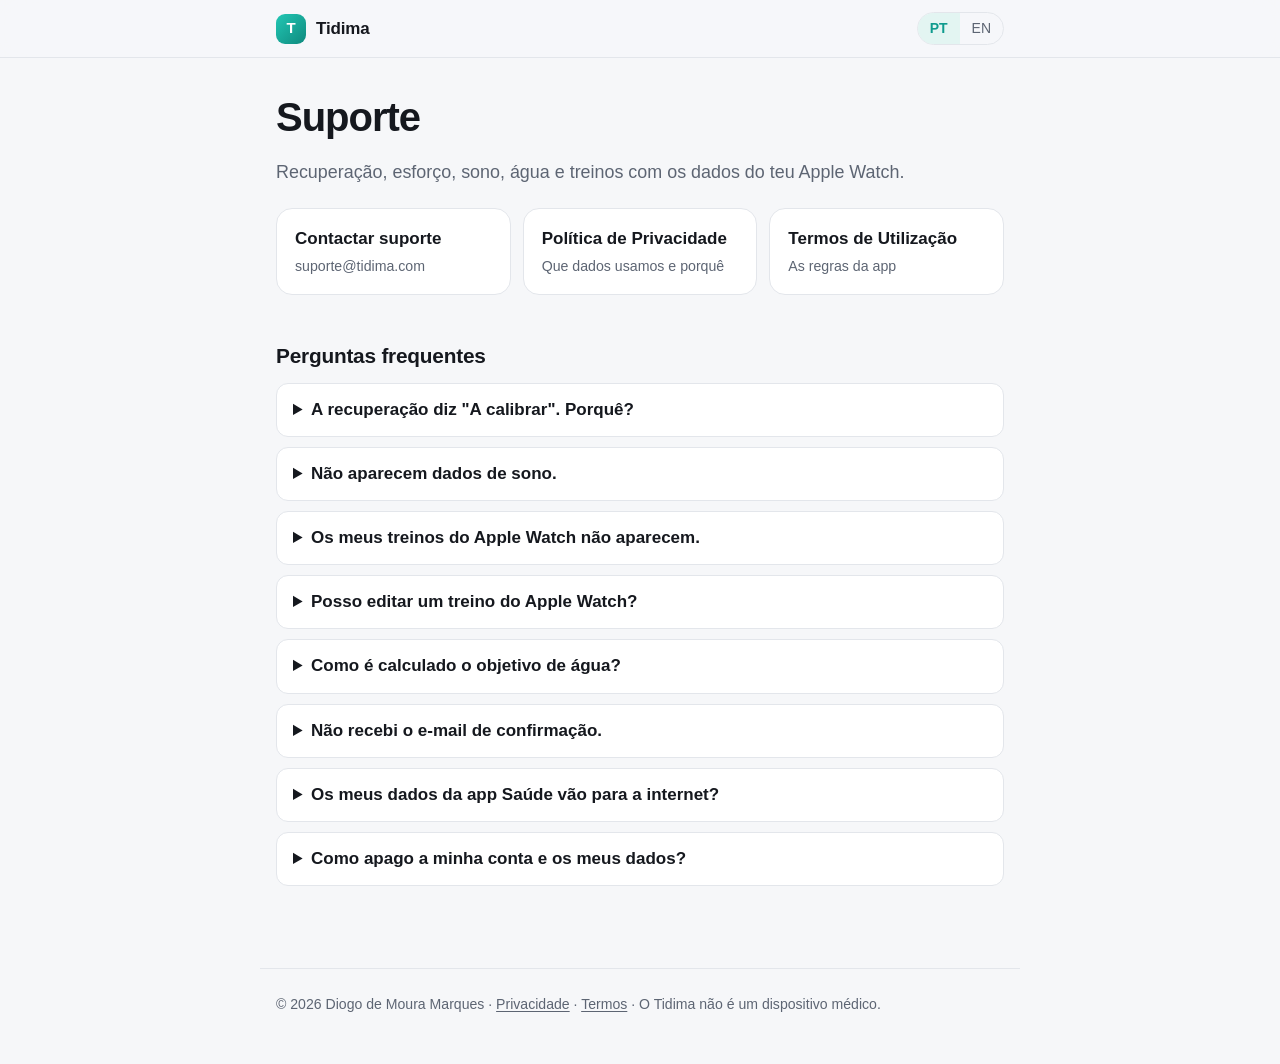
<file: index.html>
<!doctype html>
<html lang="pt-PT">
<head>
<meta charset="utf-8">
<meta name="viewport" content="width=device-width, initial-scale=1">
<title>Tidima · Suporte</title>
<meta name="description" content="Ajuda, perguntas frequentes e documentos legais do Tidima.">
<link rel="alternate" hreflang="en" href="en/index.html">
<link rel="stylesheet" href="style.css">
</head>
<body>
<header class="topbar">
  <div class="topbar-inner">
    <a class="brand" href="index.html"><span class="brand-mark">T</span>Tidima</a>
    <nav class="lang" aria-label="Idioma">
      <span aria-current="true">PT</span>
      <a href="en/index.html" hreflang="en">EN</a>
    </nav>
  </div>
</header>

<main>
<h1>Suporte</h1>
<p class="lead">Recuperação, esforço, sono, água e treinos com os dados do teu Apple Watch.</p>

<div class="links">
  <a href="mailto:suporte@tidima.com">Contactar suporte<small>suporte@tidima.com</small></a>
  <a href="privacidade.html">Política de Privacidade<small>Que dados usamos e porquê</small></a>
  <a href="termos.html">Termos de Utilização<small>As regras da app</small></a>
</div>

<h2>Perguntas frequentes</h2>

<details>
  <summary>A recuperação diz "A calibrar". Porquê?</summary>
  <p>O Tidima compara cada noite com a tua média pessoal. São precisas pelo menos 4 noites a dormir com o Apple Watch.</p>
</details>

<details>
  <summary>Não aparecem dados de sono.</summary>
  <p>Ativa o rastreio de sono no Apple Watch (app Saúde → Sono) e dorme com o relógio.</p>
</details>

<details>
  <summary>Os meus treinos do Apple Watch não aparecem.</summary>
  <p>Confirma que o Tidima pode ler treinos: app Saúde → o teu perfil → Apps → Tidima. Depois abre a lista de treinos e puxa para baixo para atualizar.</p>
</details>

<details>
  <summary>Posso editar um treino do Apple Watch?</summary>
  <p>Sim. Toca no treino e edita-o como qualquer outro. O registo original na app Saúde nunca é alterado, e as tuas alterações ficam só no iPhone.</p>
</details>

<details>
  <summary>Como é calculado o objetivo de água?</summary>
  <p>Por defeito são 35 ml por kg de peso. Podes definir outro valor em Perfil → ⚙️ Definições → Água.</p>
</details>

<details>
  <summary>Não recebi o e-mail de confirmação.</summary>
  <p>Vê a pasta de spam. Abre o link no iPhone onde tens o Tidima instalado.</p>
</details>

<details>
  <summary>Os meus dados da app Saúde vão para a internet?</summary>
  <p>Não. Frequência cardíaca, sono, HRV e as métricas dos treinos do Apple Watch ficam sempre no teu iPhone. A conta guarda só o perfil, os treinos que crias na app e a água que registas.</p>
</details>

<details>
  <summary>Como apago a minha conta e os meus dados?</summary>
  <p>Na app: Perfil → ⚙️ Definições → Apagar conta. Apaga o perfil, a foto, os treinos, a água e os questionários guardados na conta. Para apagar também os dados do iPhone, desinstala o Tidima.</p>
</details>
</main>

<footer>
  © 2026 Diogo de Moura Marques · <a href="privacidade.html">Privacidade</a> · <a href="termos.html">Termos</a> · O Tidima não é um dispositivo médico.
</footer>
</body>
</html>
</file>
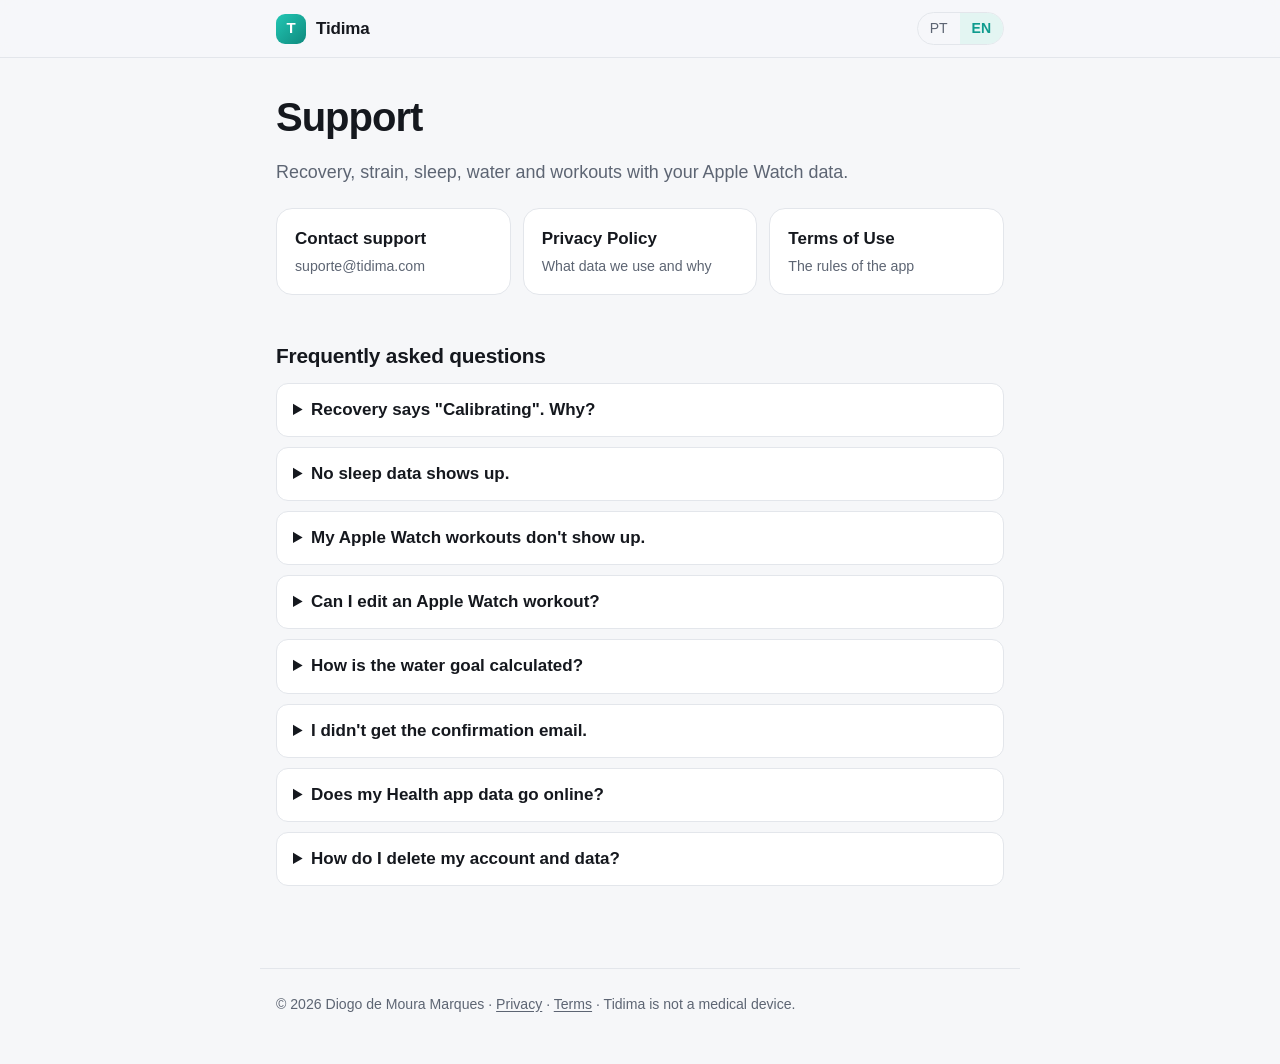
<file: en/index.html>
<!doctype html>
<html lang="en">
<head>
<meta charset="utf-8">
<meta name="viewport" content="width=device-width, initial-scale=1">
<title>Tidima · Support</title>
<meta name="description" content="Help, frequently asked questions and legal documents for Tidima.">
<link rel="alternate" hreflang="pt-PT" href="../index.html">
<link rel="stylesheet" href="../style.css">
</head>
<body>
<header class="topbar">
  <div class="topbar-inner">
    <a class="brand" href="index.html"><span class="brand-mark">T</span>Tidima</a>
    <nav class="lang" aria-label="Language">
      <a href="../index.html" hreflang="pt-PT">PT</a>
      <span aria-current="true">EN</span>
    </nav>
  </div>
</header>

<main>
<h1>Support</h1>
<p class="lead">Recovery, strain, sleep, water and workouts with your Apple Watch data.</p>

<div class="links">
  <a href="mailto:suporte@tidima.com">Contact support<small>suporte@tidima.com</small></a>
  <a href="privacy.html">Privacy Policy<small>What data we use and why</small></a>
  <a href="terms.html">Terms of Use<small>The rules of the app</small></a>
</div>

<h2>Frequently asked questions</h2>

<details>
  <summary>Recovery says "Calibrating". Why?</summary>
  <p>Tidima compares each night with your personal average. It needs at least 4 nights of sleep with your Apple Watch.</p>
</details>

<details>
  <summary>No sleep data shows up.</summary>
  <p>Turn on sleep tracking on your Apple Watch (Health app → Sleep) and sleep with the watch on.</p>
</details>

<details>
  <summary>My Apple Watch workouts don't show up.</summary>
  <p>Check that Tidima can read workouts: Health app → your profile → Apps → Tidima. Then open the workout list and pull down to refresh.</p>
</details>

<details>
  <summary>Can I edit an Apple Watch workout?</summary>
  <p>Yes. Tap the workout and edit it like any other. The original record in the Health app is never changed, and your edits stay on your iPhone.</p>
</details>

<details>
  <summary>How is the water goal calculated?</summary>
  <p>By default it's 35 ml per kg of body weight. You can set a different amount in Profile → ⚙️ Settings → Water.</p>
</details>

<details>
  <summary>I didn't get the confirmation email.</summary>
  <p>Check your spam folder. Open the link on the iPhone where Tidima is installed.</p>
</details>

<details>
  <summary>Does my Health app data go online?</summary>
  <p>No. Heart rate, sleep, HRV and Apple Watch workout metrics always stay on your iPhone. Your account only stores your profile, the workouts you create in the app and the water you log.</p>
</details>

<details>
  <summary>How do I delete my account and data?</summary>
  <p>In the app: Profile → ⚙️ Settings → Delete account. This deletes your profile, photo, workouts, water and check-ins stored in your account. To also remove the data on your iPhone, uninstall Tidima.</p>
</details>
</main>

<footer>
  © 2026 Diogo de Moura Marques · <a href="privacy.html">Privacy</a> · <a href="terms.html">Terms</a> · Tidima is not a medical device.
</footer>
</body>
</html>
</file>
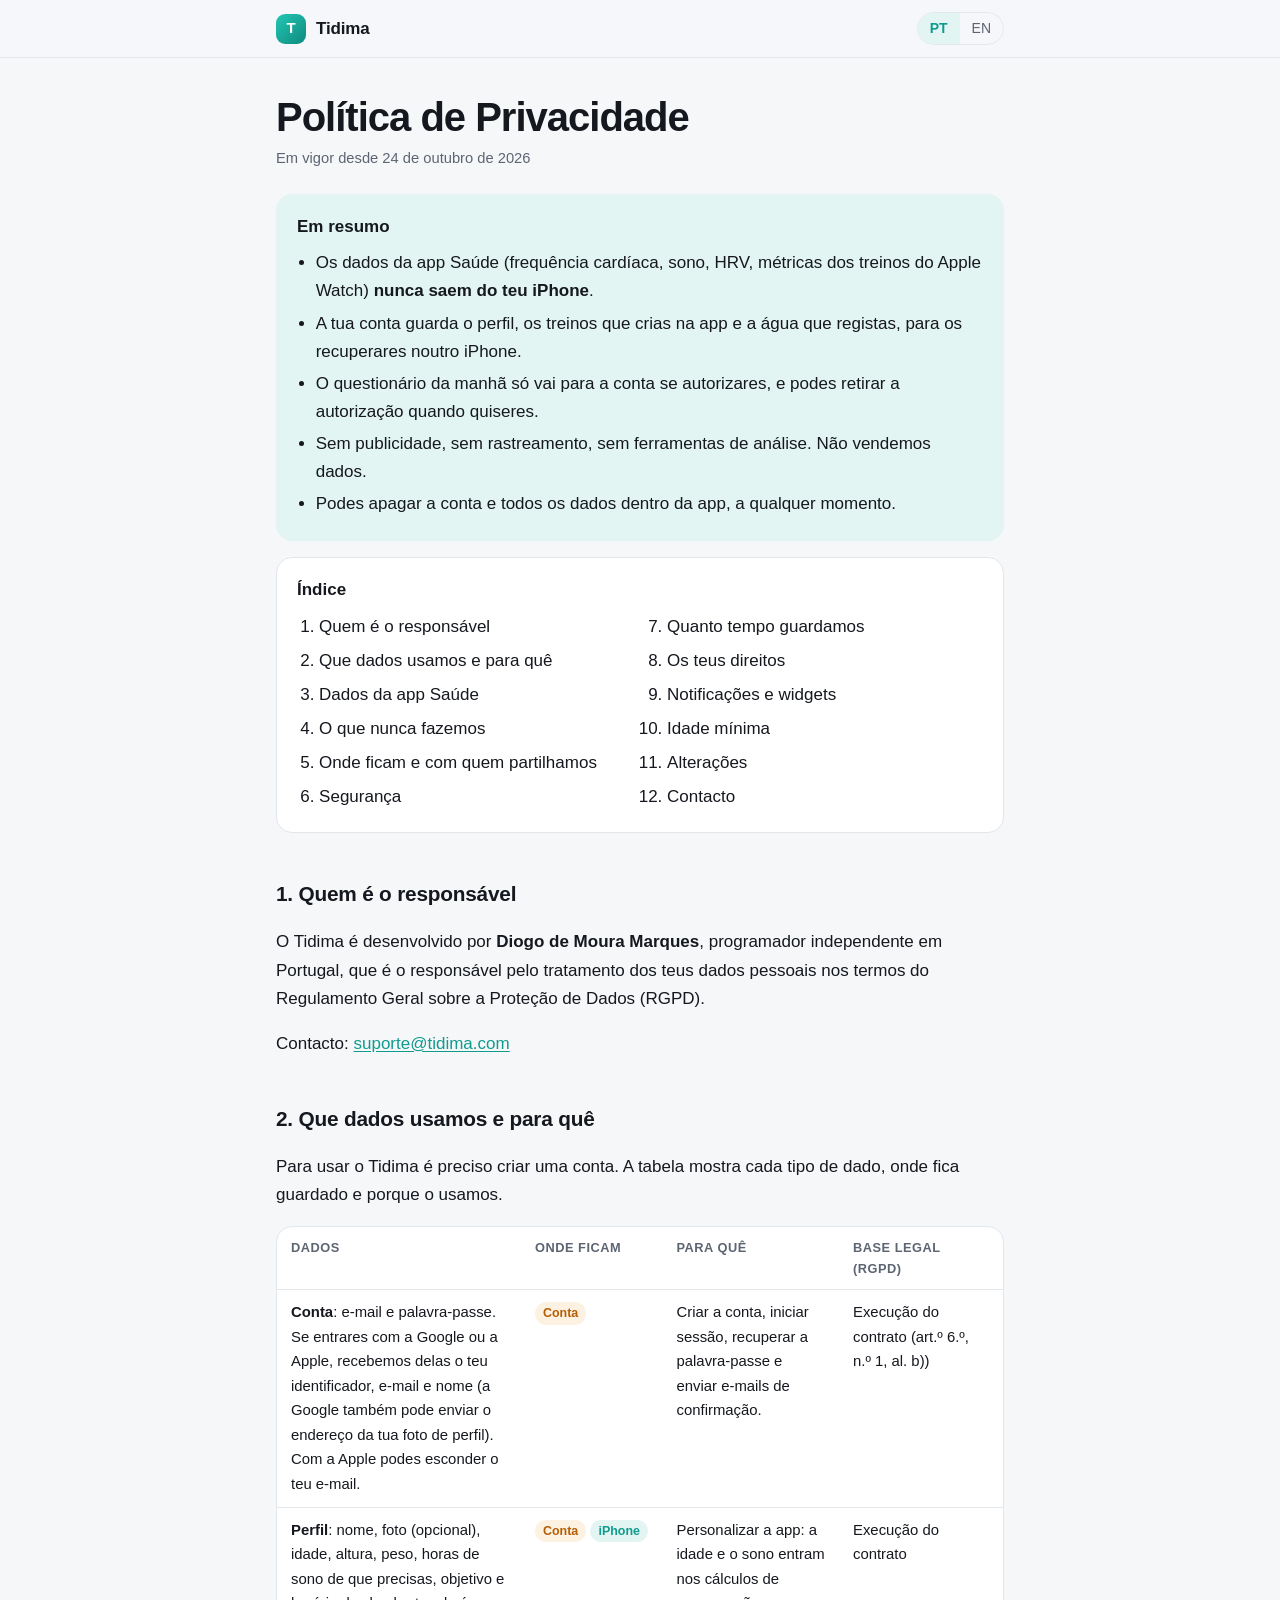
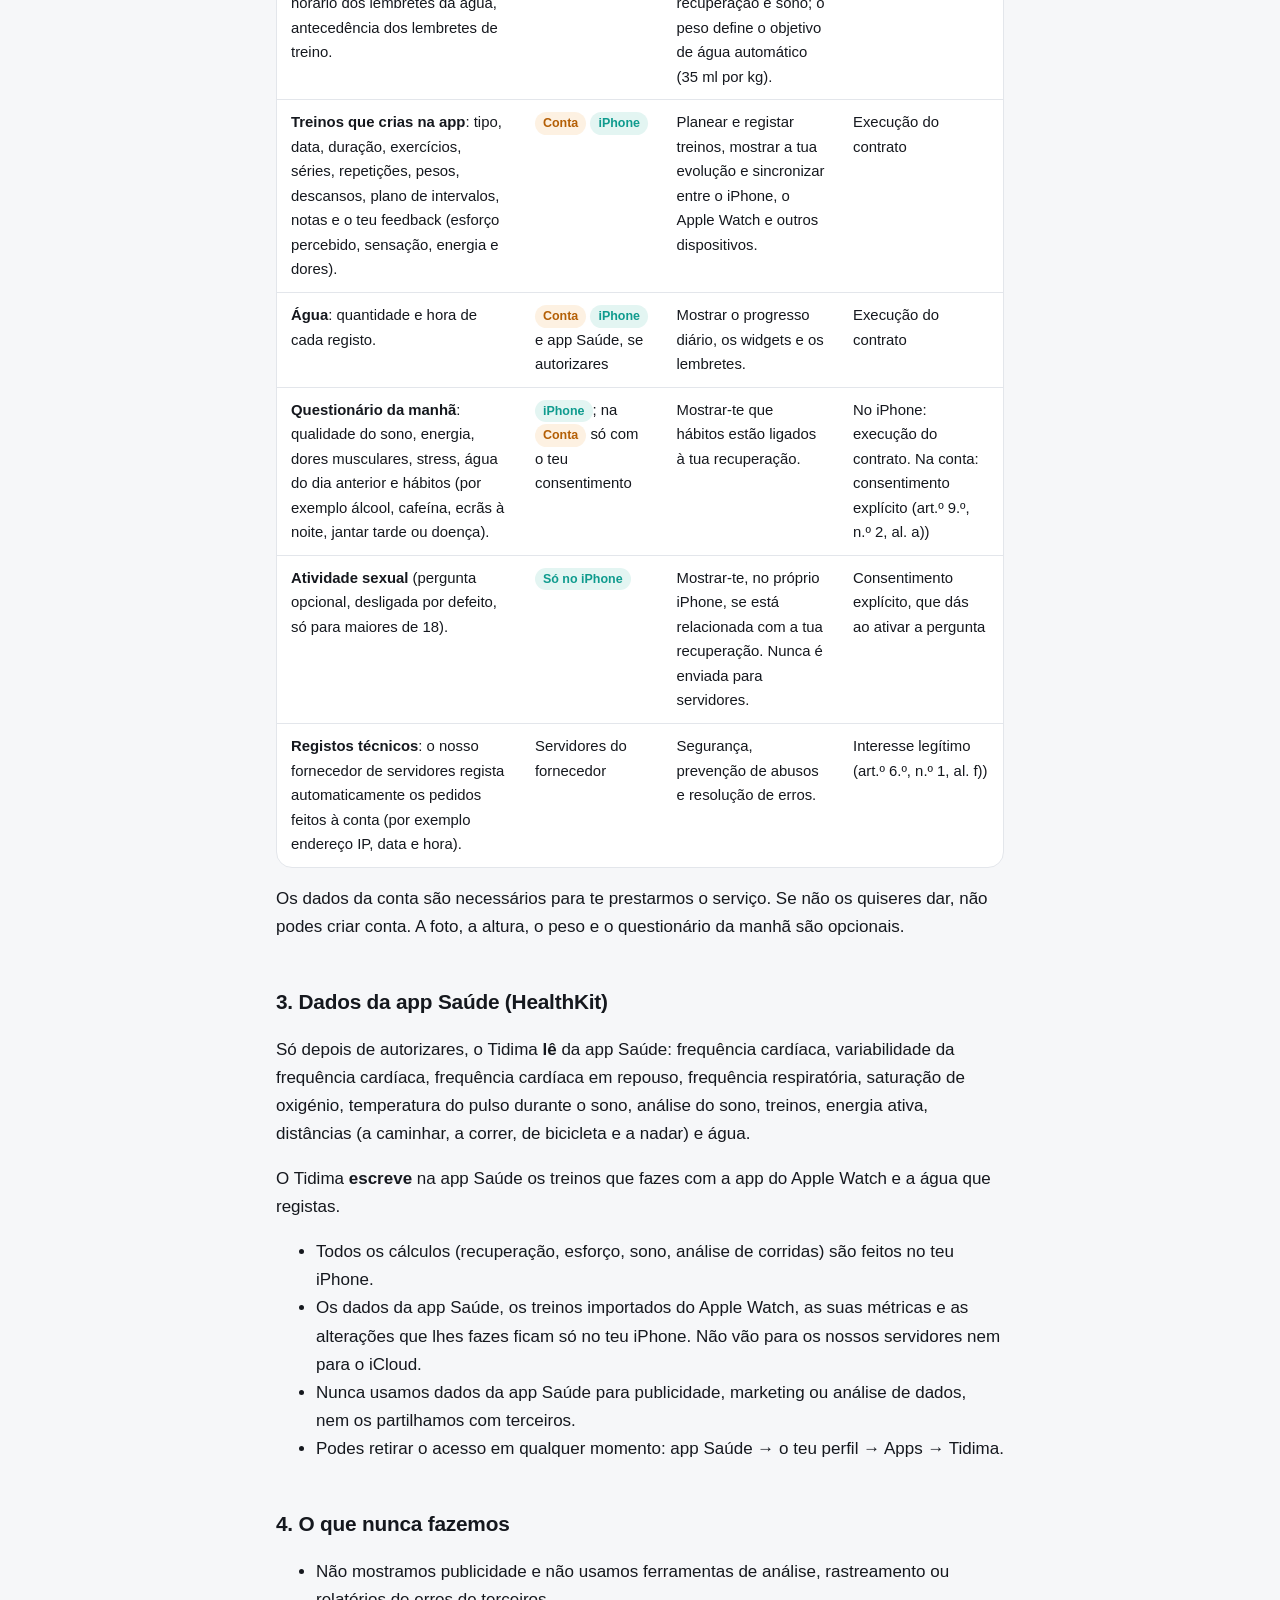
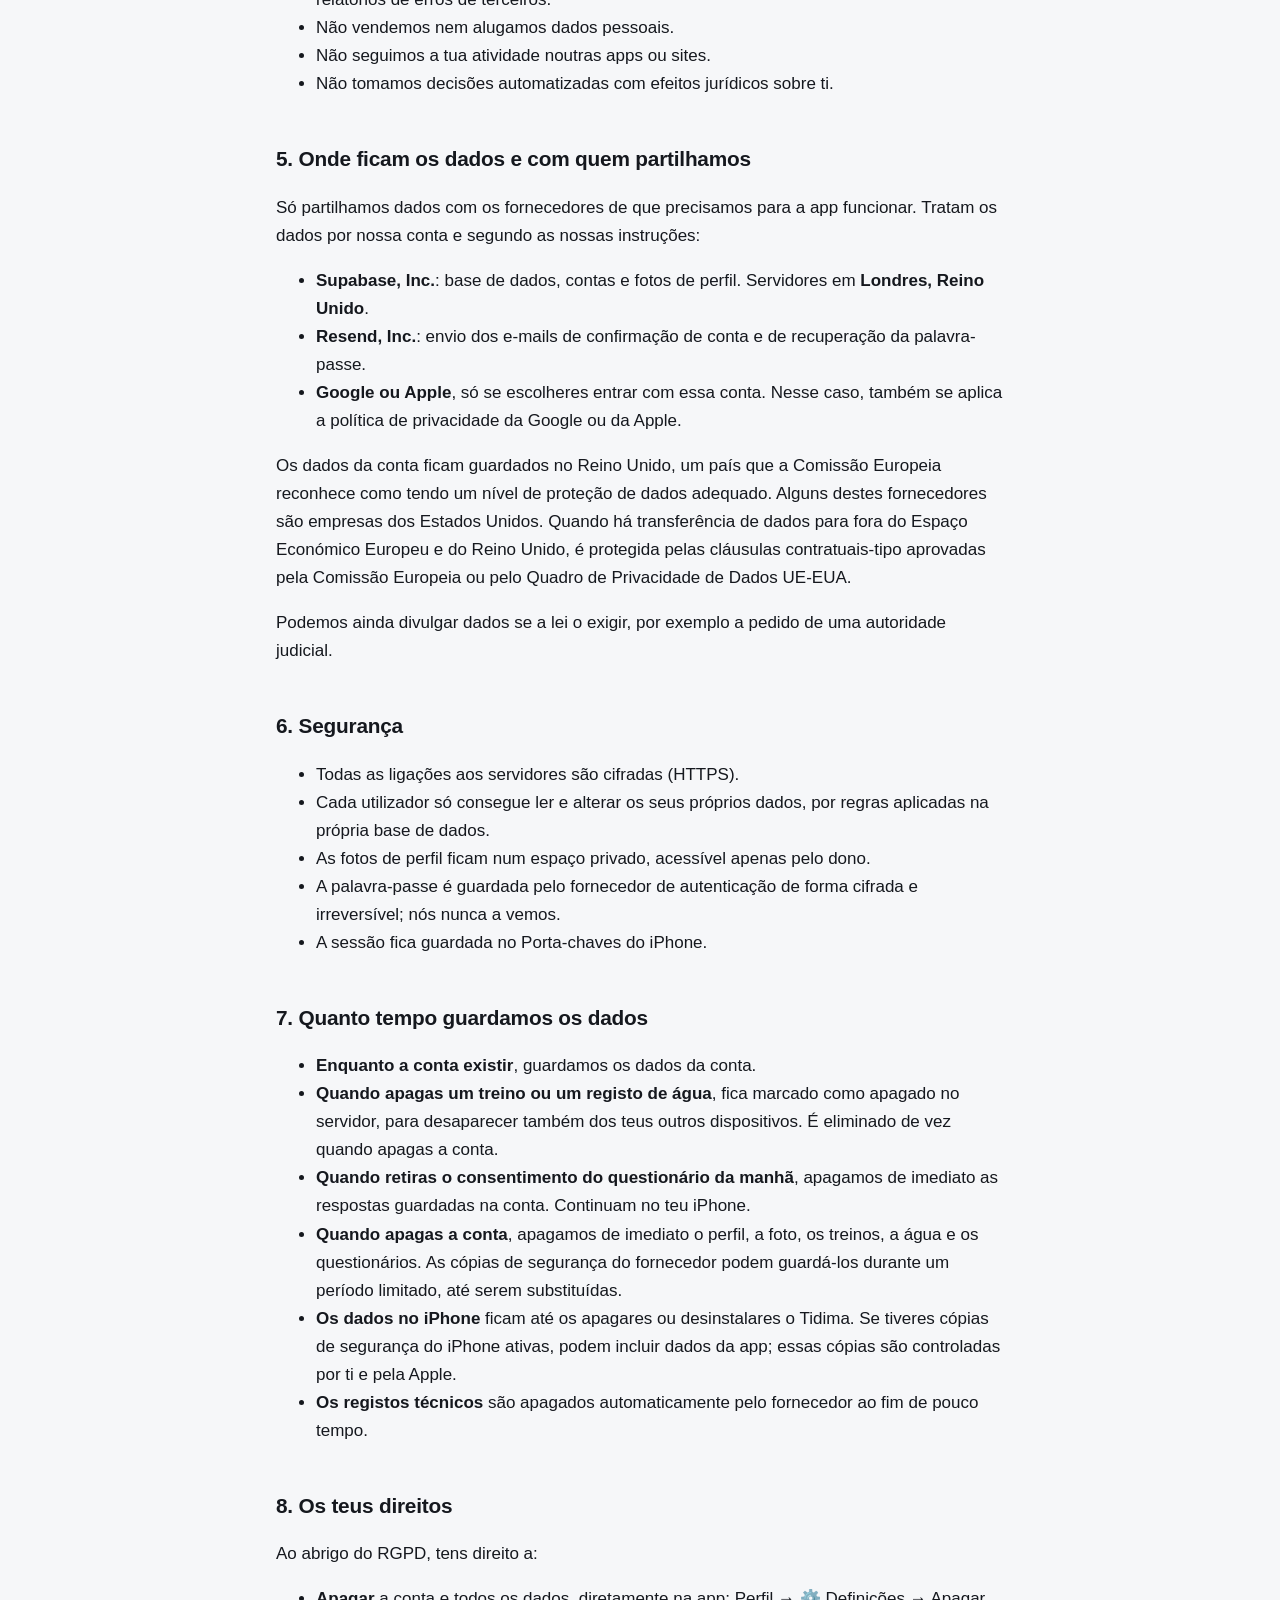
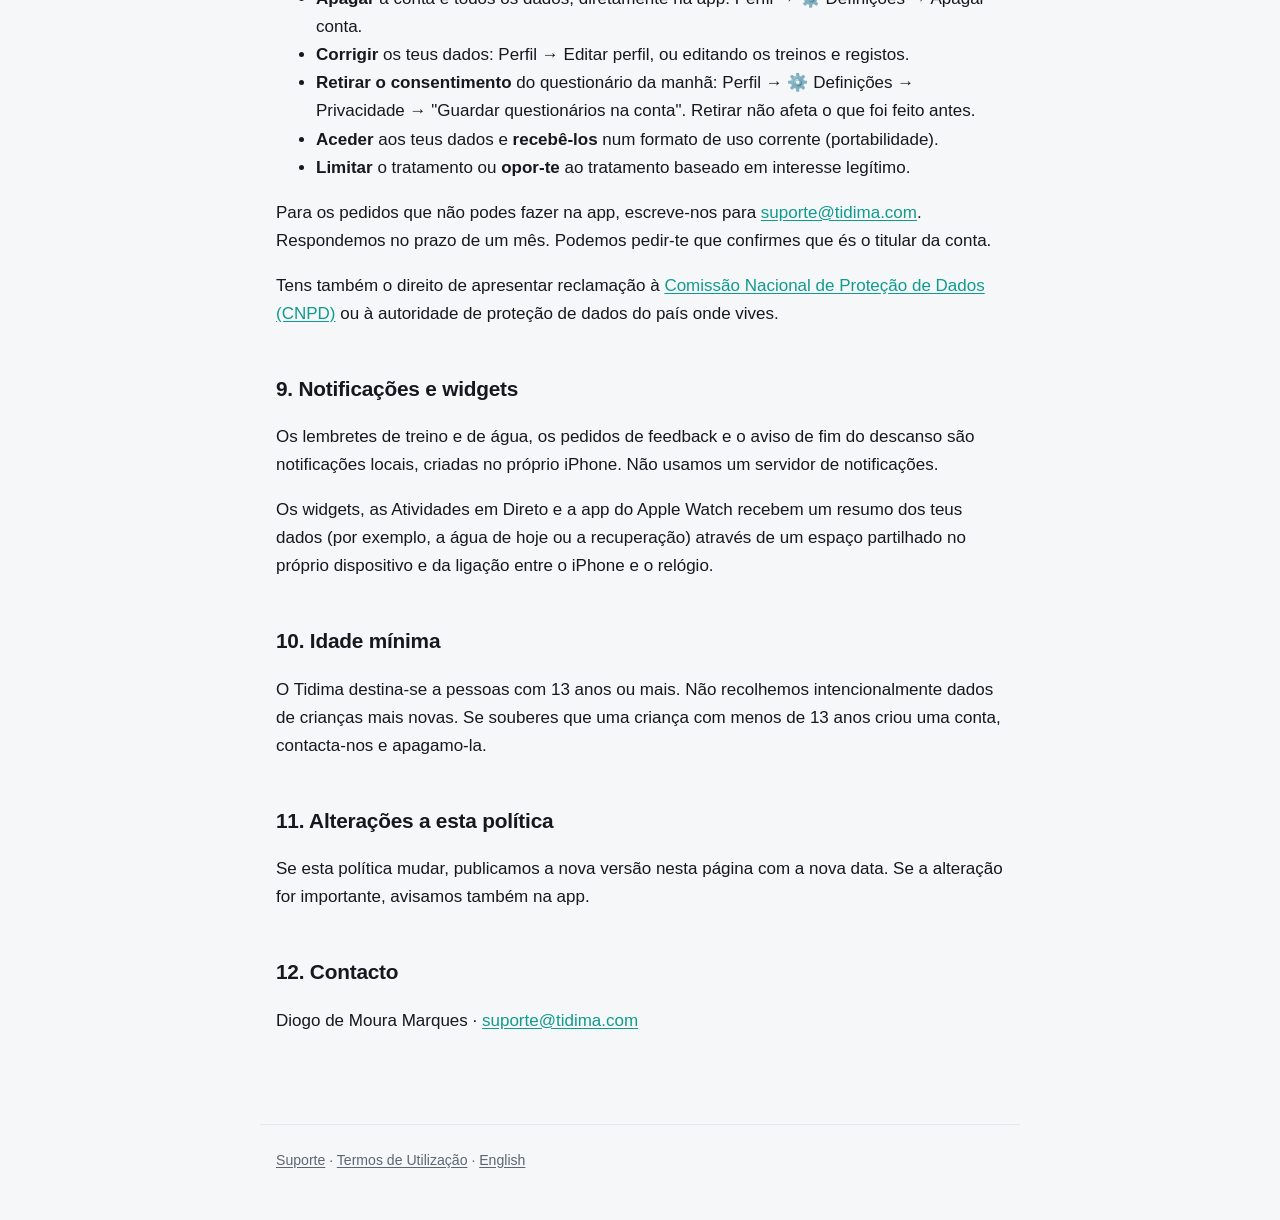
<file: privacidade.html>
<!doctype html>
<!--
  ⚠️ REVISÃO LEGAL PENDENTE
  Este texto foi preparado com base no código da app (outubro de 2026) e não é aconselhamento jurídico.
  Antes de lançar, deve ser revisto por um jurista com experiência em proteção de dados (RGPD).
  Todos os campos estão preenchidos.
-->
<html lang="pt-PT">
<head>
<meta charset="utf-8">
<meta name="viewport" content="width=device-width, initial-scale=1">
<title>Política de Privacidade · Tidima</title>
<meta name="description" content="Que dados o Tidima usa, onde ficam e como os podes apagar.">
<link rel="alternate" hreflang="en" href="en/privacy.html">
<link rel="stylesheet" href="style.css">
</head>
<body>
<header class="topbar">
  <div class="topbar-inner">
    <a class="brand" href="index.html"><span class="brand-mark">T</span>Tidima</a>
    <nav class="lang" aria-label="Idioma">
      <span aria-current="true">PT</span>
      <a href="en/privacy.html" hreflang="en">EN</a>
    </nav>
  </div>
</header>

<main>
<h1>Política de Privacidade</h1>
<p class="meta">Em vigor desde 24 de outubro de 2026</p>

<div class="card summary">
  <strong>Em resumo</strong>
  <ul>
    <li>Os dados da app Saúde (frequência cardíaca, sono, HRV, métricas dos treinos do Apple Watch) <strong>nunca saem do teu iPhone</strong>.</li>
    <li>A tua conta guarda o perfil, os treinos que crias na app e a água que registas, para os recuperares noutro iPhone.</li>
    <li>O questionário da manhã só vai para a conta se autorizares, e podes retirar a autorização quando quiseres.</li>
    <li>Sem publicidade, sem rastreamento, sem ferramentas de análise. Não vendemos dados.</li>
    <li>Podes apagar a conta e todos os dados dentro da app, a qualquer momento.</li>
  </ul>
</div>

<nav class="card toc" aria-label="Índice">
  <strong>Índice</strong>
  <ol>
    <li><a href="#responsavel">Quem é o responsável</a></li>
    <li><a href="#dados">Que dados usamos e para quê</a></li>
    <li><a href="#saude">Dados da app Saúde</a></li>
    <li><a href="#nunca">O que nunca fazemos</a></li>
    <li><a href="#partilha">Onde ficam e com quem partilhamos</a></li>
    <li><a href="#seguranca">Segurança</a></li>
    <li><a href="#conservacao">Quanto tempo guardamos</a></li>
    <li><a href="#direitos">Os teus direitos</a></li>
    <li><a href="#notificacoes">Notificações e widgets</a></li>
    <li><a href="#menores">Idade mínima</a></li>
    <li><a href="#alteracoes">Alterações</a></li>
    <li><a href="#contacto">Contacto</a></li>
  </ol>
</nav>

<h2 id="responsavel">1. Quem é o responsável</h2>
<p>O Tidima é desenvolvido por <strong>Diogo de Moura Marques</strong>, programador independente em Portugal, que é o responsável pelo tratamento dos teus dados pessoais nos termos do Regulamento Geral sobre a Proteção de Dados (RGPD).</p>
<p>Contacto: <a href="mailto:suporte@tidima.com">suporte@tidima.com</a></p>

<h2 id="dados">2. Que dados usamos e para quê</h2>
<p>Para usar o Tidima é preciso criar uma conta. A tabela mostra cada tipo de dado, onde fica guardado e porque o usamos.</p>

<div class="table-wrap">
<table>
  <thead>
    <tr><th>Dados</th><th>Onde ficam</th><th>Para quê</th><th>Base legal (RGPD)</th></tr>
  </thead>
  <tbody>
    <tr>
      <td data-label="Dados"><strong>Conta</strong>: e-mail e palavra-passe. Se entrares com a Google ou a Apple, recebemos delas o teu identificador, e-mail e nome (a Google também pode enviar o endereço da tua foto de perfil). Com a Apple podes esconder o teu e-mail.</td>
      <td data-label="Onde ficam"><span class="tag account">Conta</span></td>
      <td data-label="Para quê">Criar a conta, iniciar sessão, recuperar a palavra-passe e enviar e-mails de confirmação.</td>
      <td data-label="Base legal (RGPD)">Execução do contrato (art.º 6.º, n.º 1, al. b))</td>
    </tr>
    <tr>
      <td data-label="Dados"><strong>Perfil</strong>: nome, foto (opcional), idade, altura, peso, horas de sono de que precisas, objetivo e horário dos lembretes da água, antecedência dos lembretes de treino.</td>
      <td data-label="Onde ficam"><span class="tag account">Conta</span> <span class="tag device">iPhone</span></td>
      <td data-label="Para quê">Personalizar a app: a idade e o sono entram nos cálculos de recuperação e sono; o peso define o objetivo de água automático (35 ml por kg).</td>
      <td data-label="Base legal (RGPD)">Execução do contrato</td>
    </tr>
    <tr>
      <td data-label="Dados"><strong>Treinos que crias na app</strong>: tipo, data, duração, exercícios, séries, repetições, pesos, descansos, plano de intervalos, notas e o teu feedback (esforço percebido, sensação, energia e dores).</td>
      <td data-label="Onde ficam"><span class="tag account">Conta</span> <span class="tag device">iPhone</span></td>
      <td data-label="Para quê">Planear e registar treinos, mostrar a tua evolução e sincronizar entre o iPhone, o Apple Watch e outros dispositivos.</td>
      <td data-label="Base legal (RGPD)">Execução do contrato</td>
    </tr>
    <tr>
      <td data-label="Dados"><strong>Água</strong>: quantidade e hora de cada registo.</td>
      <td data-label="Onde ficam"><span class="tag account">Conta</span> <span class="tag device">iPhone</span> e app Saúde, se autorizares</td>
      <td data-label="Para quê">Mostrar o progresso diário, os widgets e os lembretes.</td>
      <td data-label="Base legal (RGPD)">Execução do contrato</td>
    </tr>
    <tr>
      <td data-label="Dados"><strong>Questionário da manhã</strong>: qualidade do sono, energia, dores musculares, stress, água do dia anterior e hábitos (por exemplo álcool, cafeína, ecrãs à noite, jantar tarde ou doença).</td>
      <td data-label="Onde ficam"><span class="tag device">iPhone</span>; na <span class="tag account">Conta</span> só com o teu consentimento</td>
      <td data-label="Para quê">Mostrar-te que hábitos estão ligados à tua recuperação.</td>
      <td data-label="Base legal (RGPD)">No iPhone: execução do contrato. Na conta: consentimento explícito (art.º 9.º, n.º 2, al. a))</td>
    </tr>
    <tr>
      <td data-label="Dados"><strong>Atividade sexual</strong> (pergunta opcional, desligada por defeito, só para maiores de 18).</td>
      <td data-label="Onde ficam"><span class="tag device">Só no iPhone</span></td>
      <td data-label="Para quê">Mostrar-te, no próprio iPhone, se está relacionada com a tua recuperação. Nunca é enviada para servidores.</td>
      <td data-label="Base legal (RGPD)">Consentimento explícito, que dás ao ativar a pergunta</td>
    </tr>
    <tr>
      <td data-label="Dados"><strong>Registos técnicos</strong>: o nosso fornecedor de servidores regista automaticamente os pedidos feitos à conta (por exemplo endereço IP, data e hora).</td>
      <td data-label="Onde ficam">Servidores do fornecedor</td>
      <td data-label="Para quê">Segurança, prevenção de abusos e resolução de erros.</td>
      <td data-label="Base legal (RGPD)">Interesse legítimo (art.º 6.º, n.º 1, al. f))</td>
    </tr>
  </tbody>
</table>
</div>

<p>Os dados da conta são necessários para te prestarmos o serviço. Se não os quiseres dar, não podes criar conta. A foto, a altura, o peso e o questionário da manhã são opcionais.</p>

<h2 id="saude">3. Dados da app Saúde (HealthKit)</h2>
<p>Só depois de autorizares, o Tidima <strong>lê</strong> da app Saúde: frequência cardíaca, variabilidade da frequência cardíaca, frequência cardíaca em repouso, frequência respiratória, saturação de oxigénio, temperatura do pulso durante o sono, análise do sono, treinos, energia ativa, distâncias (a caminhar, a correr, de bicicleta e a nadar) e água.</p>
<p>O Tidima <strong>escreve</strong> na app Saúde os treinos que fazes com a app do Apple Watch e a água que registas.</p>
<ul>
  <li>Todos os cálculos (recuperação, esforço, sono, análise de corridas) são feitos no teu iPhone.</li>
  <li>Os dados da app Saúde, os treinos importados do Apple Watch, as suas métricas e as alterações que lhes fazes ficam só no teu iPhone. Não vão para os nossos servidores nem para o iCloud.</li>
  <li>Nunca usamos dados da app Saúde para publicidade, marketing ou análise de dados, nem os partilhamos com terceiros.</li>
  <li>Podes retirar o acesso em qualquer momento: app Saúde → o teu perfil → Apps → Tidima.</li>
</ul>

<h2 id="nunca">4. O que nunca fazemos</h2>
<ul>
  <li>Não mostramos publicidade e não usamos ferramentas de análise, rastreamento ou relatórios de erros de terceiros.</li>
  <li>Não vendemos nem alugamos dados pessoais.</li>
  <li>Não seguimos a tua atividade noutras apps ou sites.</li>
  <li>Não tomamos decisões automatizadas com efeitos jurídicos sobre ti.</li>
</ul>

<h2 id="partilha">5. Onde ficam os dados e com quem partilhamos</h2>
<p>Só partilhamos dados com os fornecedores de que precisamos para a app funcionar. Tratam os dados por nossa conta e segundo as nossas instruções:</p>
<ul>
  <li><strong>Supabase, Inc.</strong>: base de dados, contas e fotos de perfil. Servidores em <strong>Londres, Reino Unido</strong>.</li>
  <li><strong>Resend, Inc.</strong>: envio dos e-mails de confirmação de conta e de recuperação da palavra-passe.</li>
  <li><strong>Google ou Apple</strong>, só se escolheres entrar com essa conta. Nesse caso, também se aplica a política de privacidade da Google ou da Apple.</li>
</ul>
<p>Os dados da conta ficam guardados no Reino Unido, um país que a Comissão Europeia reconhece como tendo um nível de proteção de dados adequado. Alguns destes fornecedores são empresas dos Estados Unidos. Quando há transferência de dados para fora do Espaço Económico Europeu e do Reino Unido, é protegida pelas cláusulas contratuais-tipo aprovadas pela Comissão Europeia ou pelo Quadro de Privacidade de Dados UE-EUA.</p>
<p>Podemos ainda divulgar dados se a lei o exigir, por exemplo a pedido de uma autoridade judicial.</p>

<h2 id="seguranca">6. Segurança</h2>
<ul>
  <li>Todas as ligações aos servidores são cifradas (HTTPS).</li>
  <li>Cada utilizador só consegue ler e alterar os seus próprios dados, por regras aplicadas na própria base de dados.</li>
  <li>As fotos de perfil ficam num espaço privado, acessível apenas pelo dono.</li>
  <li>A palavra-passe é guardada pelo fornecedor de autenticação de forma cifrada e irreversível; nós nunca a vemos.</li>
  <li>A sessão fica guardada no Porta-chaves do iPhone.</li>
</ul>

<h2 id="conservacao">7. Quanto tempo guardamos os dados</h2>
<ul>
  <li><strong>Enquanto a conta existir</strong>, guardamos os dados da conta.</li>
  <li><strong>Quando apagas um treino ou um registo de água</strong>, fica marcado como apagado no servidor, para desaparecer também dos teus outros dispositivos. É eliminado de vez quando apagas a conta.</li>
  <li><strong>Quando retiras o consentimento do questionário da manhã</strong>, apagamos de imediato as respostas guardadas na conta. Continuam no teu iPhone.</li>
  <li><strong>Quando apagas a conta</strong>, apagamos de imediato o perfil, a foto, os treinos, a água e os questionários. As cópias de segurança do fornecedor podem guardá-los durante um período limitado, até serem substituídas.</li>
  <li><strong>Os dados no iPhone</strong> ficam até os apagares ou desinstalares o Tidima. Se tiveres cópias de segurança do iPhone ativas, podem incluir dados da app; essas cópias são controladas por ti e pela Apple.</li>
  <li><strong>Os registos técnicos</strong> são apagados automaticamente pelo fornecedor ao fim de pouco tempo.</li>
</ul>

<h2 id="direitos">8. Os teus direitos</h2>
<p>Ao abrigo do RGPD, tens direito a:</p>
<ul>
  <li><strong>Apagar</strong> a conta e todos os dados, diretamente na app: Perfil → ⚙️ Definições → Apagar conta.</li>
  <li><strong>Corrigir</strong> os teus dados: Perfil → Editar perfil, ou editando os treinos e registos.</li>
  <li><strong>Retirar o consentimento</strong> do questionário da manhã: Perfil → ⚙️ Definições → Privacidade → "Guardar questionários na conta". Retirar não afeta o que foi feito antes.</li>
  <li><strong>Aceder</strong> aos teus dados e <strong>recebê-los</strong> num formato de uso corrente (portabilidade).</li>
  <li><strong>Limitar</strong> o tratamento ou <strong>opor-te</strong> ao tratamento baseado em interesse legítimo.</li>
</ul>
<p>Para os pedidos que não podes fazer na app, escreve-nos para <a href="mailto:suporte@tidima.com">suporte@tidima.com</a>. Respondemos no prazo de um mês. Podemos pedir-te que confirmes que és o titular da conta.</p>
<p>Tens também o direito de apresentar reclamação à <a href="https://www.cnpd.pt">Comissão Nacional de Proteção de Dados (CNPD)</a> ou à autoridade de proteção de dados do país onde vives.</p>

<h2 id="notificacoes">9. Notificações e widgets</h2>
<p>Os lembretes de treino e de água, os pedidos de feedback e o aviso de fim do descanso são notificações locais, criadas no próprio iPhone. Não usamos um servidor de notificações.</p>
<p>Os widgets, as Atividades em Direto e a app do Apple Watch recebem um resumo dos teus dados (por exemplo, a água de hoje ou a recuperação) através de um espaço partilhado no próprio dispositivo e da ligação entre o iPhone e o relógio.</p>

<h2 id="menores">10. Idade mínima</h2>
<p>O Tidima destina-se a pessoas com 13 anos ou mais. Não recolhemos intencionalmente dados de crianças mais novas. Se souberes que uma criança com menos de 13 anos criou uma conta, contacta-nos e apagamo-la.</p>

<h2 id="alteracoes">11. Alterações a esta política</h2>
<p>Se esta política mudar, publicamos a nova versão nesta página com a nova data. Se a alteração for importante, avisamos também na app.</p>

<h2 id="contacto">12. Contacto</h2>
<p>Diogo de Moura Marques · <a href="mailto:suporte@tidima.com">suporte@tidima.com</a></p>
</main>

<footer>
  <a href="index.html">Suporte</a> · <a href="termos.html">Termos de Utilização</a> · <a href="en/privacy.html" hreflang="en">English</a>
</footer>
</body>
</html>
</file>
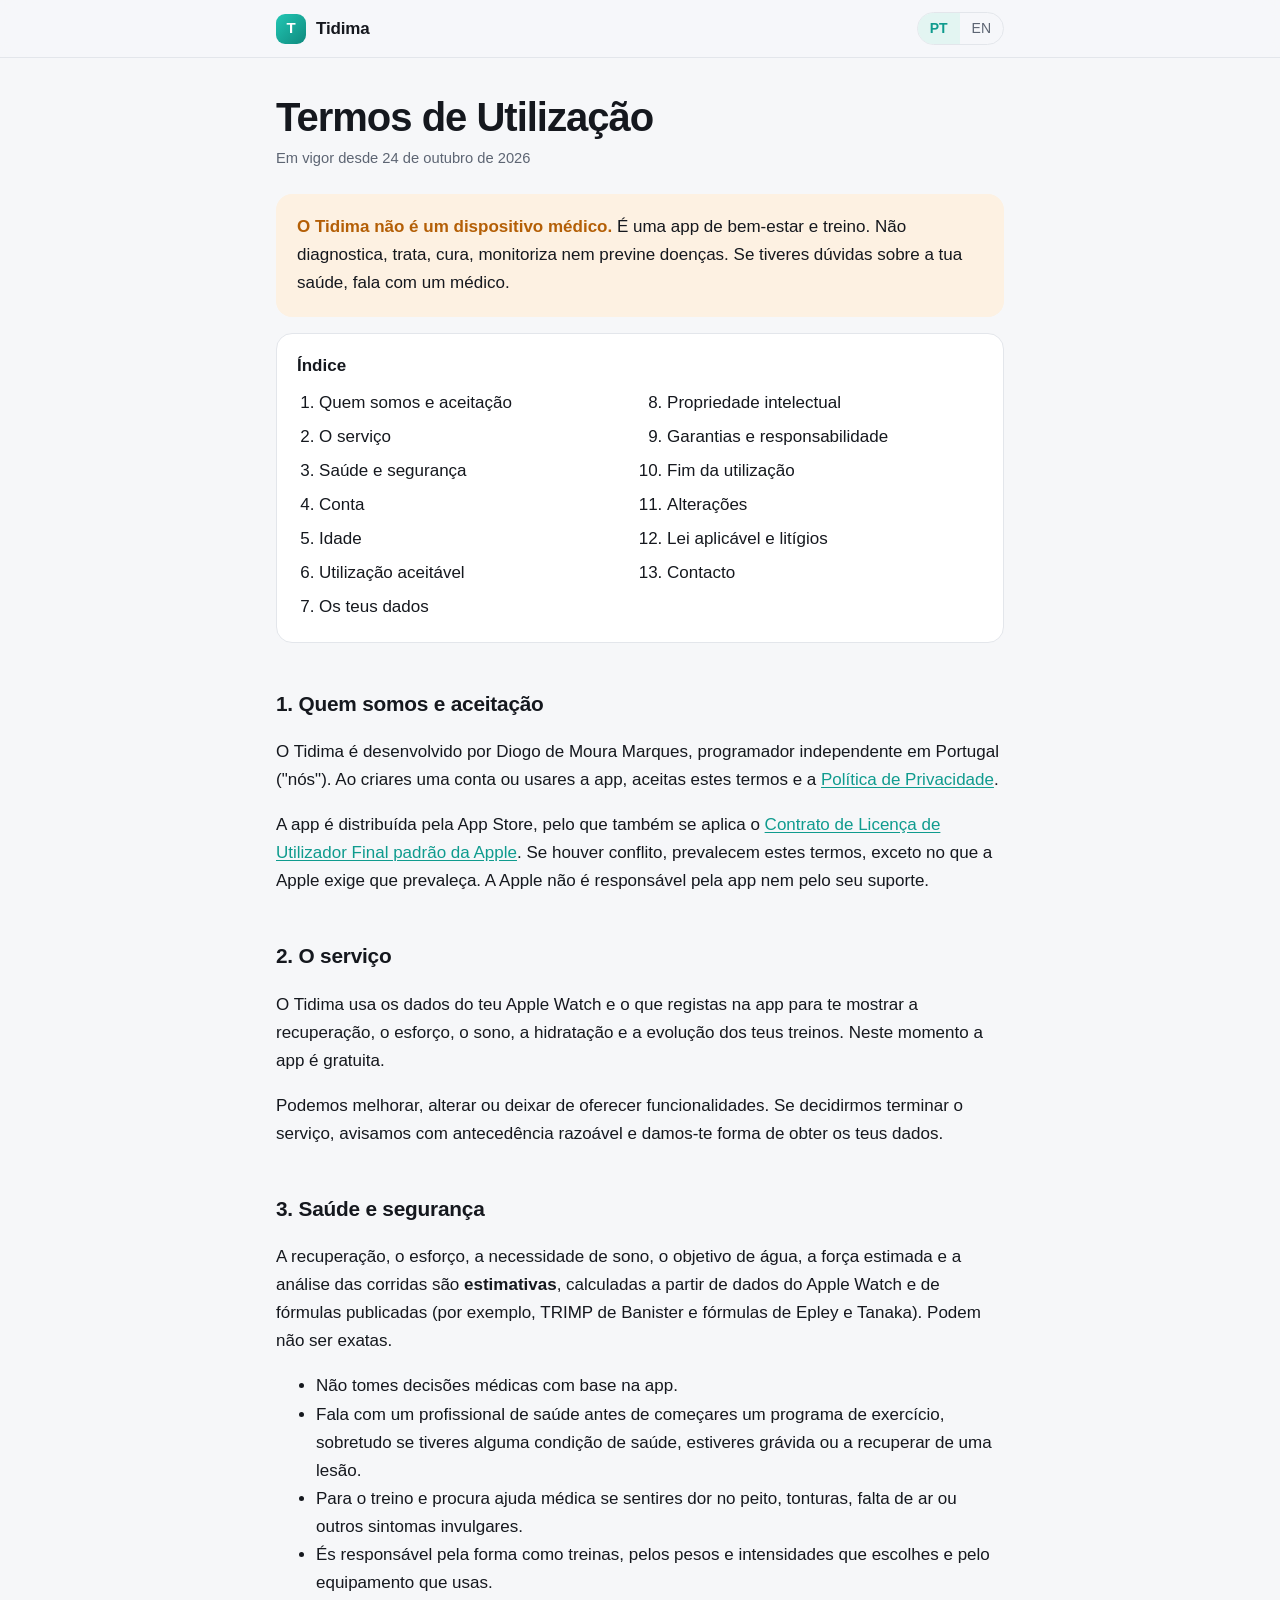
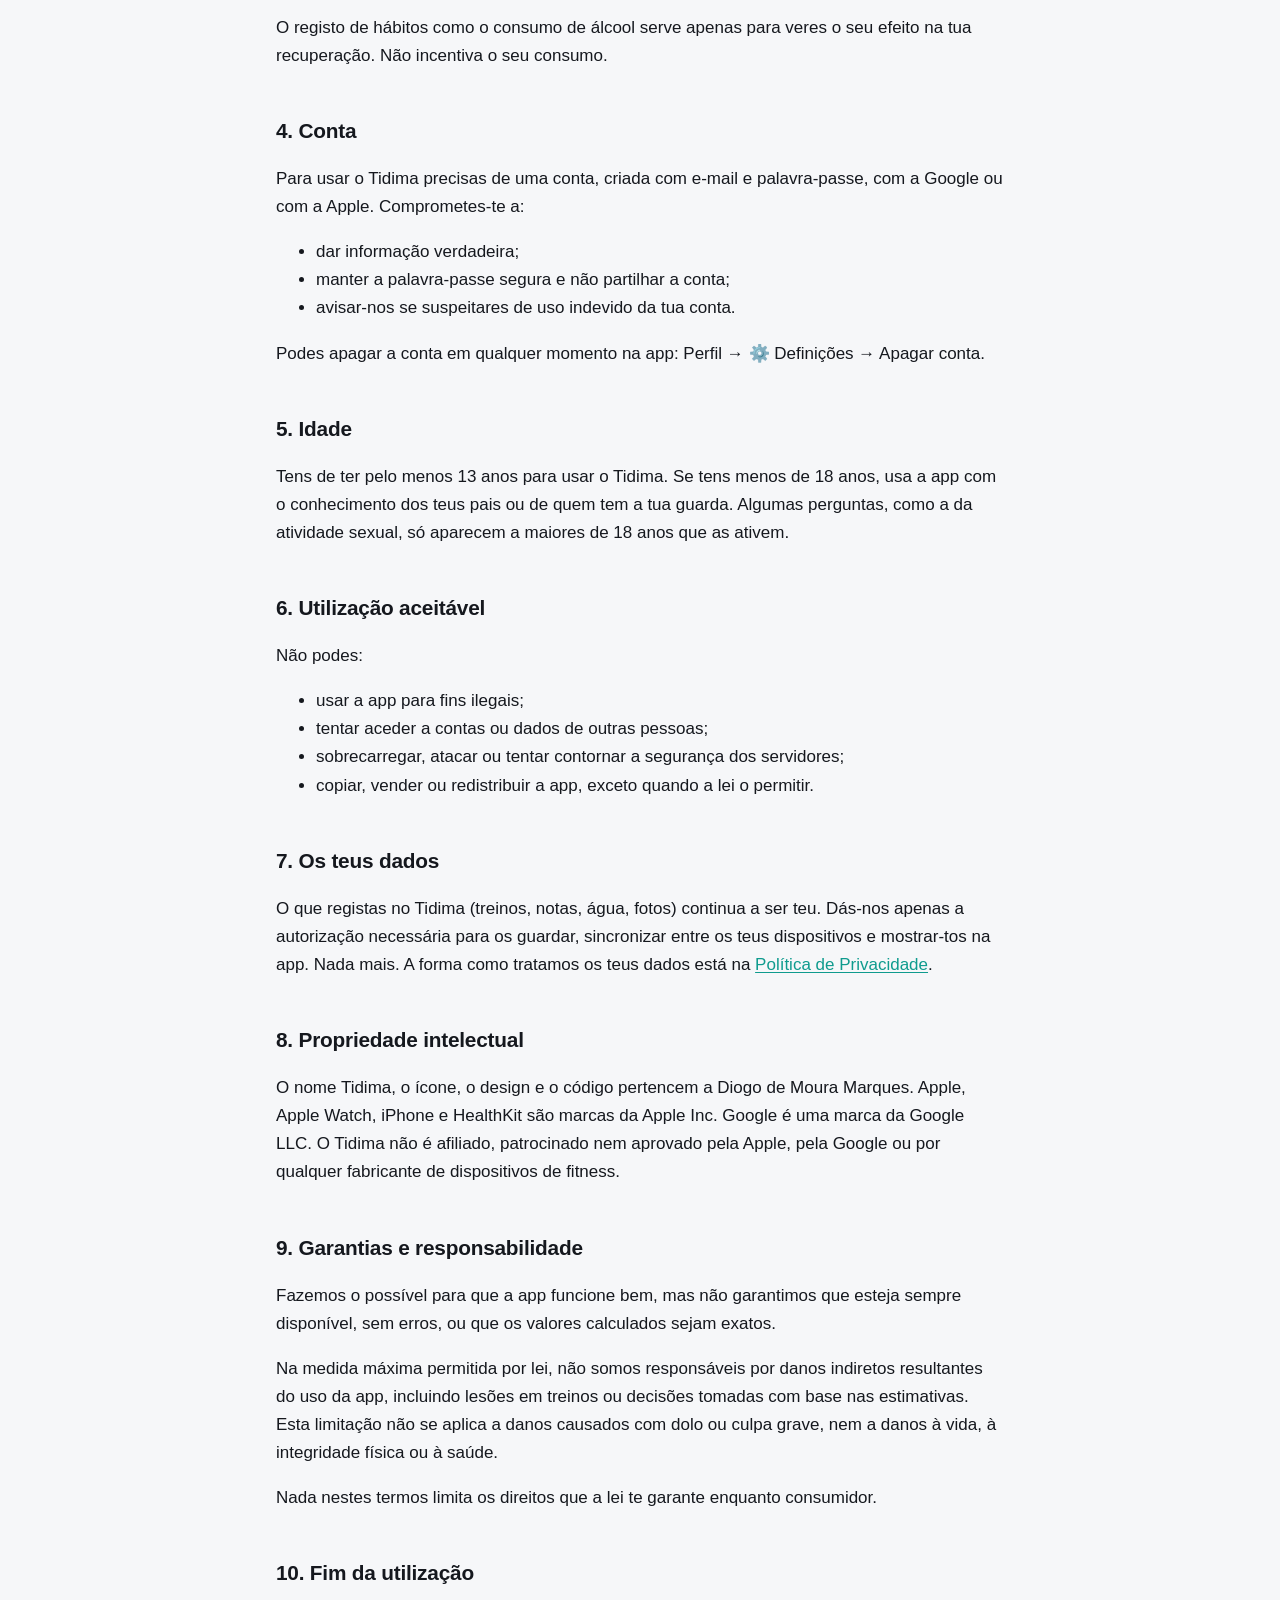
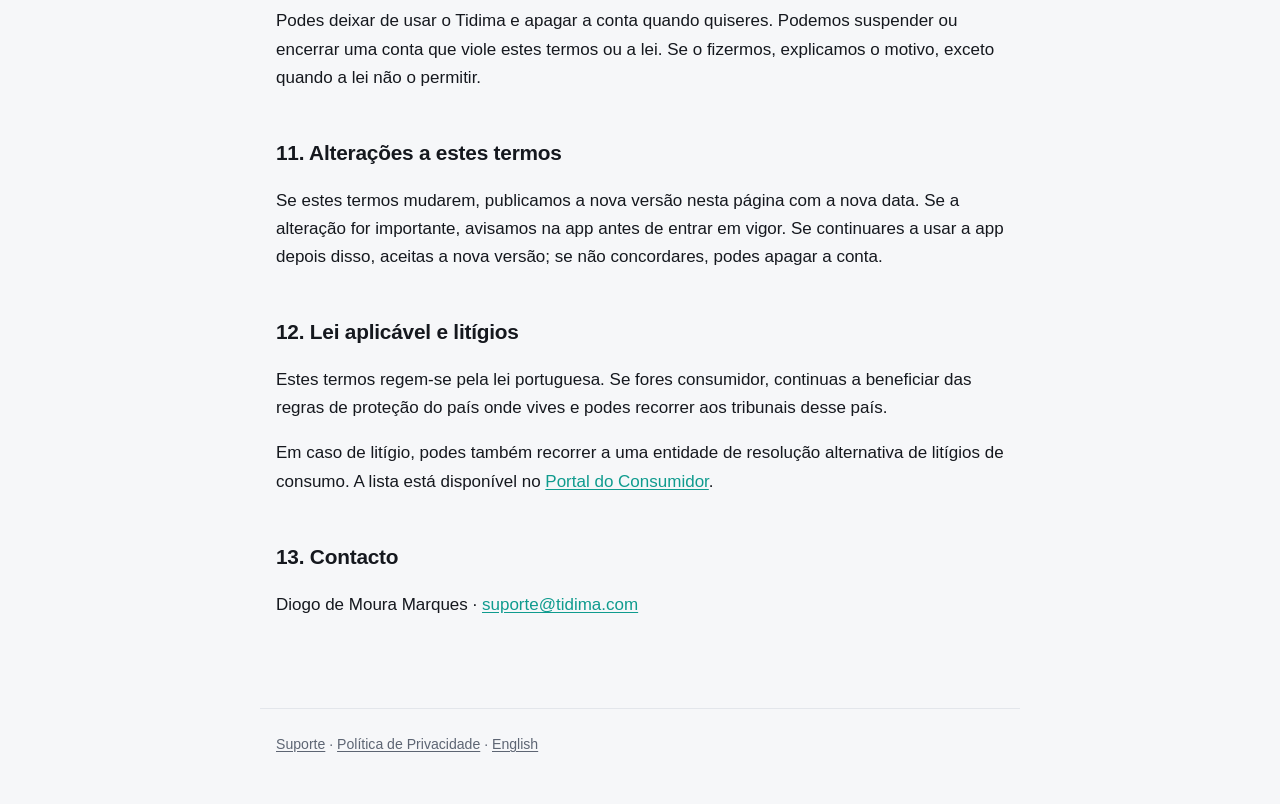
<file: termos.html>
<!doctype html>
<!--
  ⚠️ REVISÃO LEGAL PENDENTE
  Este texto foi preparado com base no código da app (outubro de 2026) e não é aconselhamento jurídico.
  Antes de lançar, deve ser revisto por um jurista (direito do consumo e proteção de dados).
-->
<html lang="pt-PT">
<head>
<meta charset="utf-8">
<meta name="viewport" content="width=device-width, initial-scale=1">
<title>Termos de Utilização · Tidima</title>
<meta name="description" content="As regras para usar o Tidima.">
<link rel="alternate" hreflang="en" href="en/terms.html">
<link rel="stylesheet" href="style.css">
</head>
<body>
<header class="topbar">
  <div class="topbar-inner">
    <a class="brand" href="index.html"><span class="brand-mark">T</span>Tidima</a>
    <nav class="lang" aria-label="Idioma">
      <span aria-current="true">PT</span>
      <a href="en/terms.html" hreflang="en">EN</a>
    </nav>
  </div>
</header>

<main>
<h1>Termos de Utilização</h1>
<p class="meta">Em vigor desde 24 de outubro de 2026</p>

<div class="card notice">
  <strong>O Tidima não é um dispositivo médico.</strong> É uma app de bem-estar e treino. Não diagnostica, trata, cura, monitoriza nem previne doenças. Se tiveres dúvidas sobre a tua saúde, fala com um médico.
</div>

<nav class="card toc" aria-label="Índice">
  <strong>Índice</strong>
  <ol>
    <li><a href="#aceitacao">Quem somos e aceitação</a></li>
    <li><a href="#servico">O serviço</a></li>
    <li><a href="#saude">Saúde e segurança</a></li>
    <li><a href="#conta">Conta</a></li>
    <li><a href="#idade">Idade</a></li>
    <li><a href="#uso">Utilização aceitável</a></li>
    <li><a href="#conteudos">Os teus dados</a></li>
    <li><a href="#propriedade">Propriedade intelectual</a></li>
    <li><a href="#responsabilidade">Garantias e responsabilidade</a></li>
    <li><a href="#fim">Fim da utilização</a></li>
    <li><a href="#alteracoes">Alterações</a></li>
    <li><a href="#lei">Lei aplicável e litígios</a></li>
    <li><a href="#contacto">Contacto</a></li>
  </ol>
</nav>

<h2 id="aceitacao">1. Quem somos e aceitação</h2>
<p>O Tidima é desenvolvido por Diogo de Moura Marques, programador independente em Portugal ("nós"). Ao criares uma conta ou usares a app, aceitas estes termos e a <a href="privacidade.html">Política de Privacidade</a>.</p>
<p>A app é distribuída pela App Store, pelo que também se aplica o <a href="https://www.apple.com/legal/internet-services/itunes/dev/stdeula/">Contrato de Licença de Utilizador Final padrão da Apple</a>. Se houver conflito, prevalecem estes termos, exceto no que a Apple exige que prevaleça. A Apple não é responsável pela app nem pelo seu suporte.</p>

<h2 id="servico">2. O serviço</h2>
<p>O Tidima usa os dados do teu Apple Watch e o que registas na app para te mostrar a recuperação, o esforço, o sono, a hidratação e a evolução dos teus treinos. Neste momento a app é gratuita.</p>
<p>Podemos melhorar, alterar ou deixar de oferecer funcionalidades. Se decidirmos terminar o serviço, avisamos com antecedência razoável e damos-te forma de obter os teus dados.</p>

<h2 id="saude">3. Saúde e segurança</h2>
<p>A recuperação, o esforço, a necessidade de sono, o objetivo de água, a força estimada e a análise das corridas são <strong>estimativas</strong>, calculadas a partir de dados do Apple Watch e de fórmulas publicadas (por exemplo, TRIMP de Banister e fórmulas de Epley e Tanaka). Podem não ser exatas.</p>
<ul>
  <li>Não tomes decisões médicas com base na app.</li>
  <li>Fala com um profissional de saúde antes de começares um programa de exercício, sobretudo se tiveres alguma condição de saúde, estiveres grávida ou a recuperar de uma lesão.</li>
  <li>Para o treino e procura ajuda médica se sentires dor no peito, tonturas, falta de ar ou outros sintomas invulgares.</li>
  <li>És responsável pela forma como treinas, pelos pesos e intensidades que escolhes e pelo equipamento que usas.</li>
</ul>
<p>O registo de hábitos como o consumo de álcool serve apenas para veres o seu efeito na tua recuperação. Não incentiva o seu consumo.</p>

<h2 id="conta">4. Conta</h2>
<p>Para usar o Tidima precisas de uma conta, criada com e-mail e palavra-passe, com a Google ou com a Apple. Comprometes-te a:</p>
<ul>
  <li>dar informação verdadeira;</li>
  <li>manter a palavra-passe segura e não partilhar a conta;</li>
  <li>avisar-nos se suspeitares de uso indevido da tua conta.</li>
</ul>
<p>Podes apagar a conta em qualquer momento na app: Perfil → ⚙️ Definições → Apagar conta.</p>

<h2 id="idade">5. Idade</h2>
<p>Tens de ter pelo menos 13 anos para usar o Tidima. Se tens menos de 18 anos, usa a app com o conhecimento dos teus pais ou de quem tem a tua guarda. Algumas perguntas, como a da atividade sexual, só aparecem a maiores de 18 anos que as ativem.</p>

<h2 id="uso">6. Utilização aceitável</h2>
<p>Não podes:</p>
<ul>
  <li>usar a app para fins ilegais;</li>
  <li>tentar aceder a contas ou dados de outras pessoas;</li>
  <li>sobrecarregar, atacar ou tentar contornar a segurança dos servidores;</li>
  <li>copiar, vender ou redistribuir a app, exceto quando a lei o permitir.</li>
</ul>

<h2 id="conteudos">7. Os teus dados</h2>
<p>O que registas no Tidima (treinos, notas, água, fotos) continua a ser teu. Dás-nos apenas a autorização necessária para os guardar, sincronizar entre os teus dispositivos e mostrar-tos na app. Nada mais. A forma como tratamos os teus dados está na <a href="privacidade.html">Política de Privacidade</a>.</p>

<h2 id="propriedade">8. Propriedade intelectual</h2>
<p>O nome Tidima, o ícone, o design e o código pertencem a Diogo de Moura Marques. Apple, Apple Watch, iPhone e HealthKit são marcas da Apple Inc. Google é uma marca da Google LLC. O Tidima não é afiliado, patrocinado nem aprovado pela Apple, pela Google ou por qualquer fabricante de dispositivos de fitness.</p>

<h2 id="responsabilidade">9. Garantias e responsabilidade</h2>
<p>Fazemos o possível para que a app funcione bem, mas não garantimos que esteja sempre disponível, sem erros, ou que os valores calculados sejam exatos.</p>
<p>Na medida máxima permitida por lei, não somos responsáveis por danos indiretos resultantes do uso da app, incluindo lesões em treinos ou decisões tomadas com base nas estimativas. Esta limitação não se aplica a danos causados com dolo ou culpa grave, nem a danos à vida, à integridade física ou à saúde.</p>
<p>Nada nestes termos limita os direitos que a lei te garante enquanto consumidor.</p>

<h2 id="fim">10. Fim da utilização</h2>
<p>Podes deixar de usar o Tidima e apagar a conta quando quiseres. Podemos suspender ou encerrar uma conta que viole estes termos ou a lei. Se o fizermos, explicamos o motivo, exceto quando a lei não o permitir.</p>

<h2 id="alteracoes">11. Alterações a estes termos</h2>
<p>Se estes termos mudarem, publicamos a nova versão nesta página com a nova data. Se a alteração for importante, avisamos na app antes de entrar em vigor. Se continuares a usar a app depois disso, aceitas a nova versão; se não concordares, podes apagar a conta.</p>

<h2 id="lei">12. Lei aplicável e litígios</h2>
<p>Estes termos regem-se pela lei portuguesa. Se fores consumidor, continuas a beneficiar das regras de proteção do país onde vives e podes recorrer aos tribunais desse país.</p>
<p>Em caso de litígio, podes também recorrer a uma entidade de resolução alternativa de litígios de consumo. A lista está disponível no <a href="https://www.consumidor.gov.pt">Portal do Consumidor</a>.</p>

<h2 id="contacto">13. Contacto</h2>
<p>Diogo de Moura Marques · <a href="mailto:suporte@tidima.com">suporte@tidima.com</a></p>
</main>

<footer>
  <a href="index.html">Suporte</a> · <a href="privacidade.html">Política de Privacidade</a> · <a href="en/terms.html" hreflang="en">English</a>
</footer>
</body>
</html>
</file>
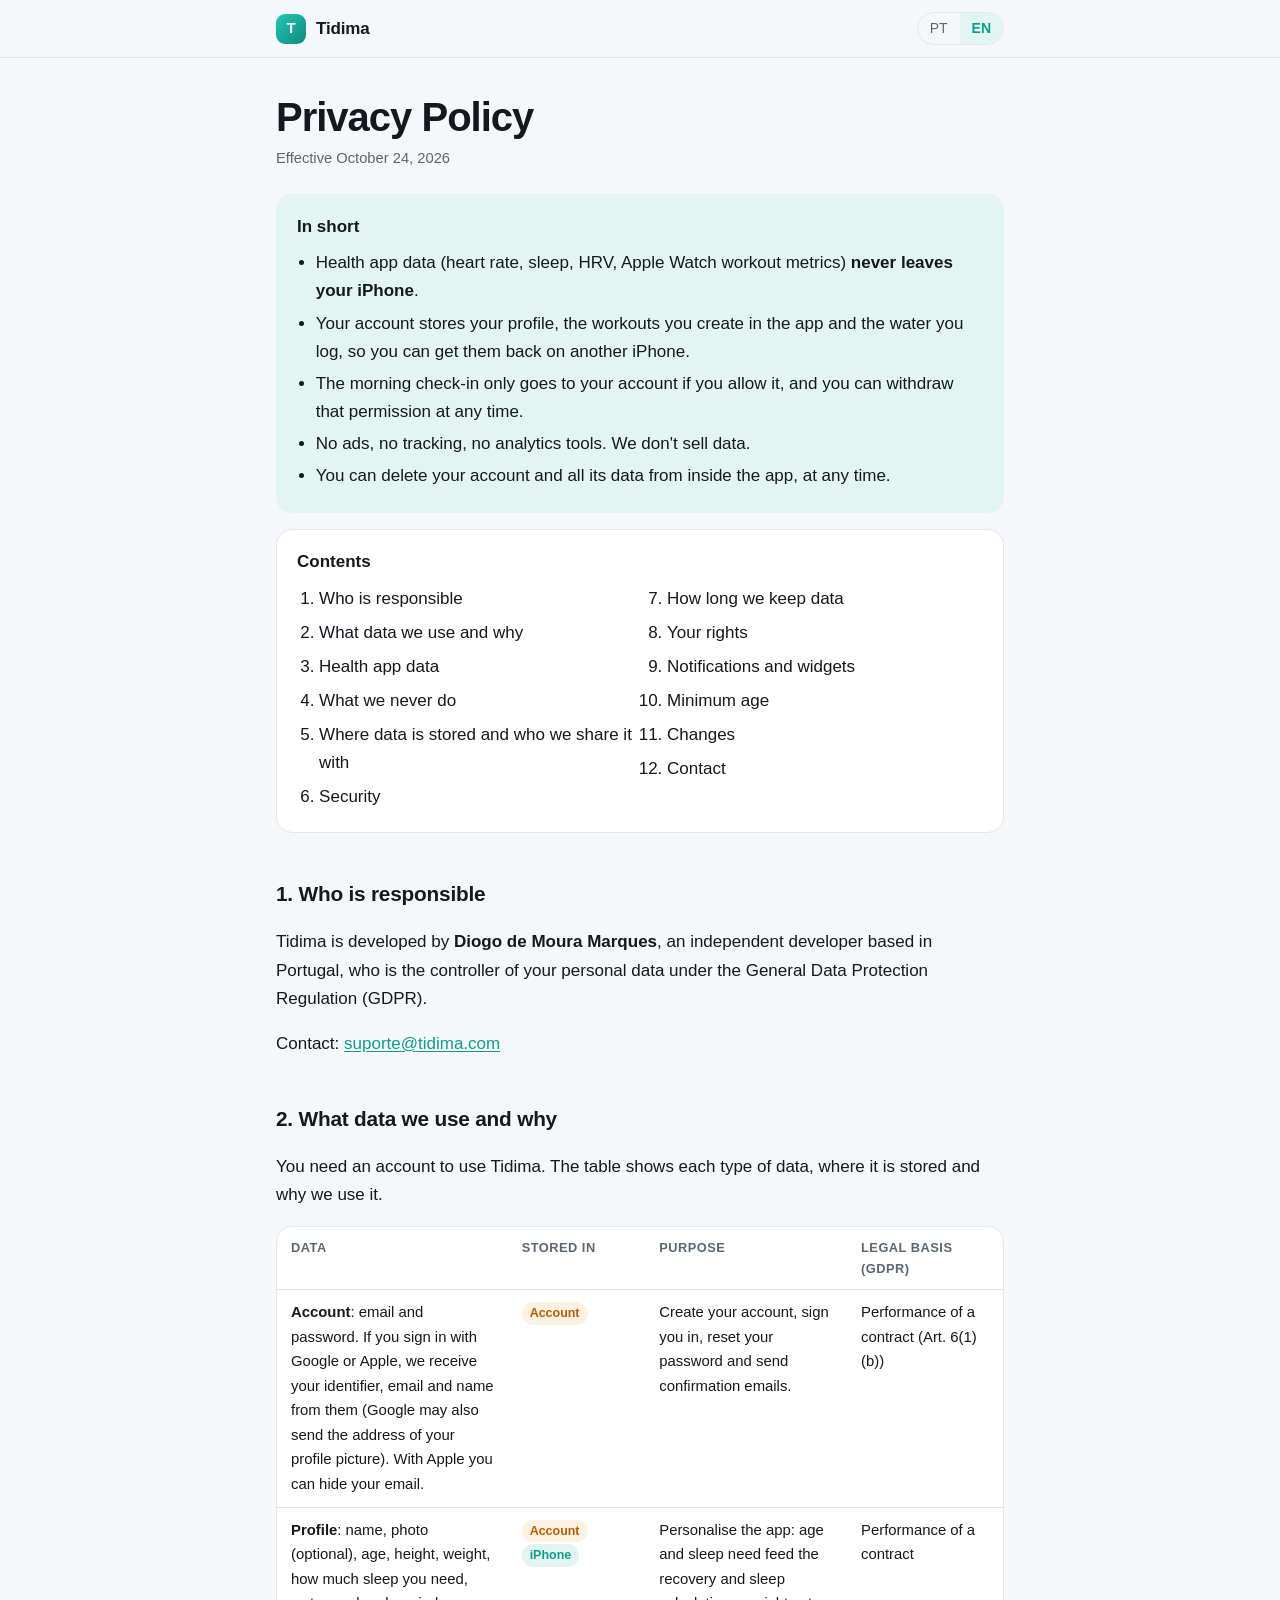
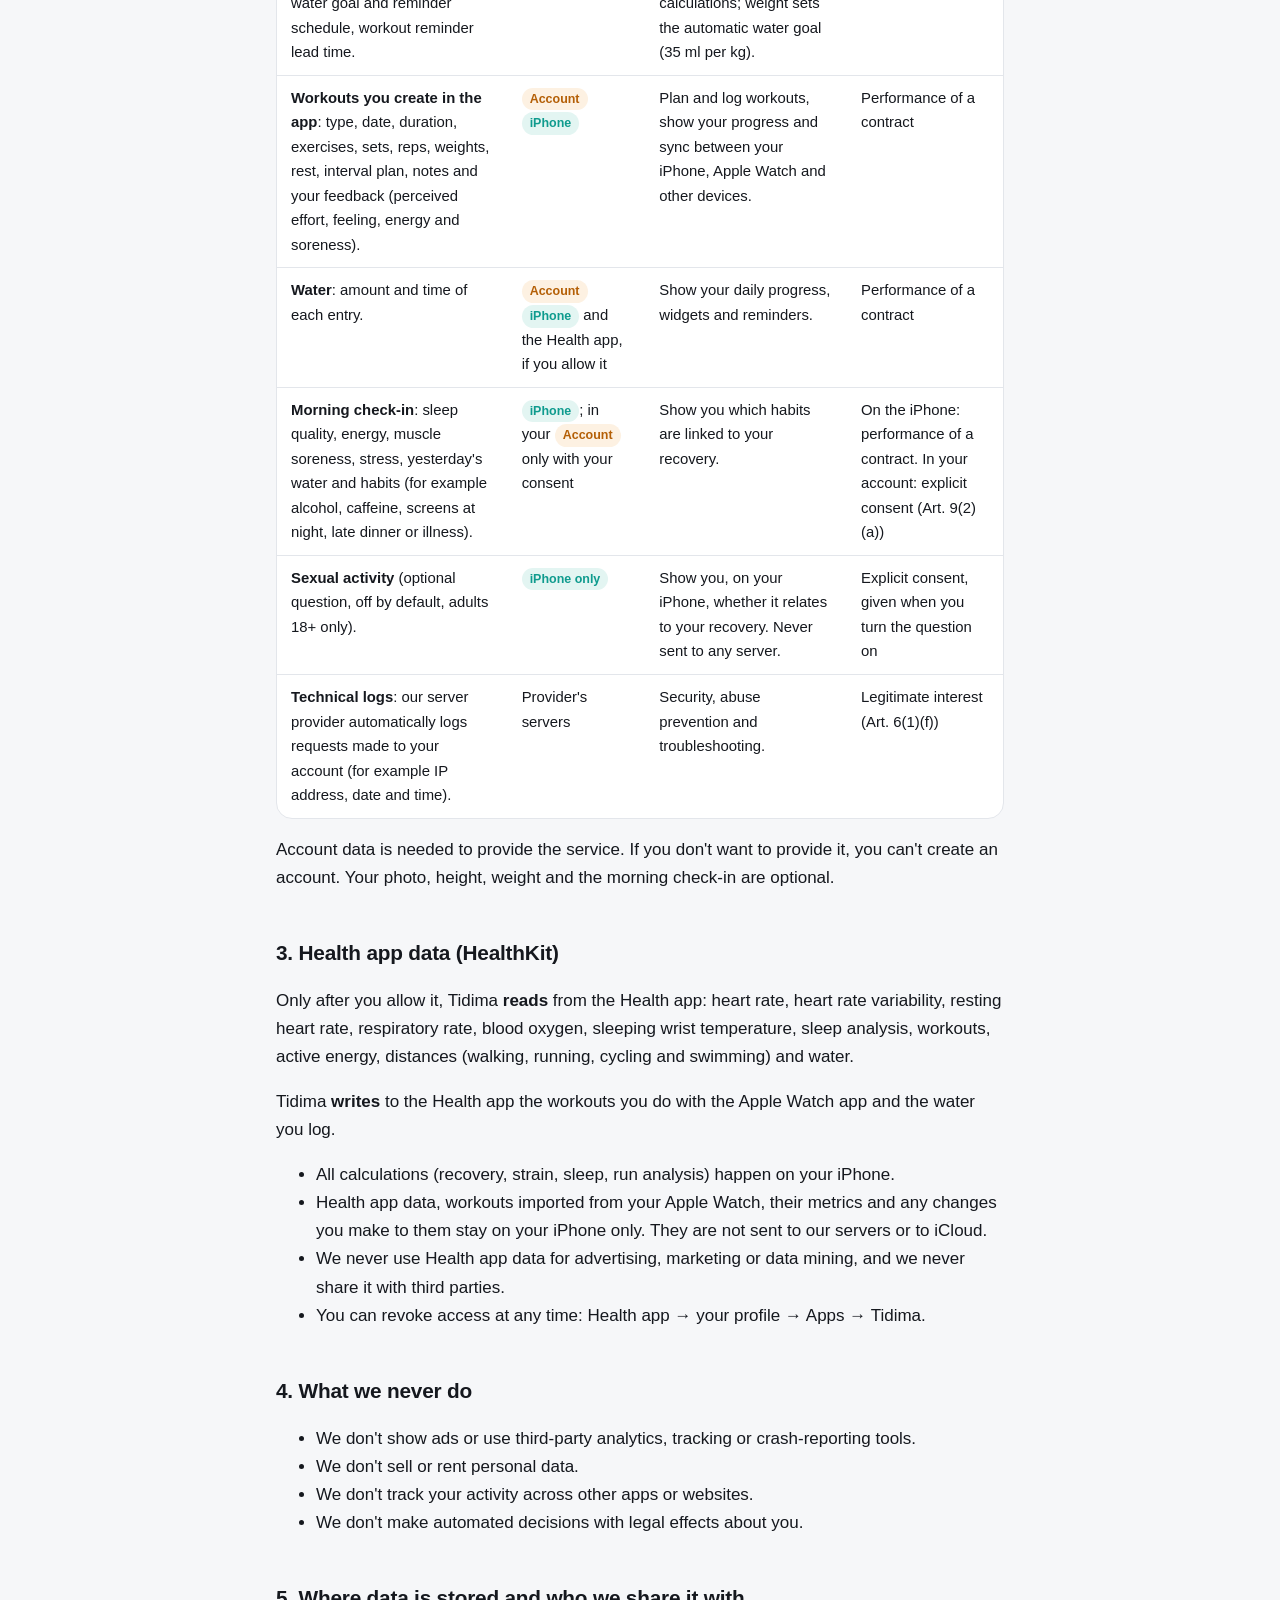
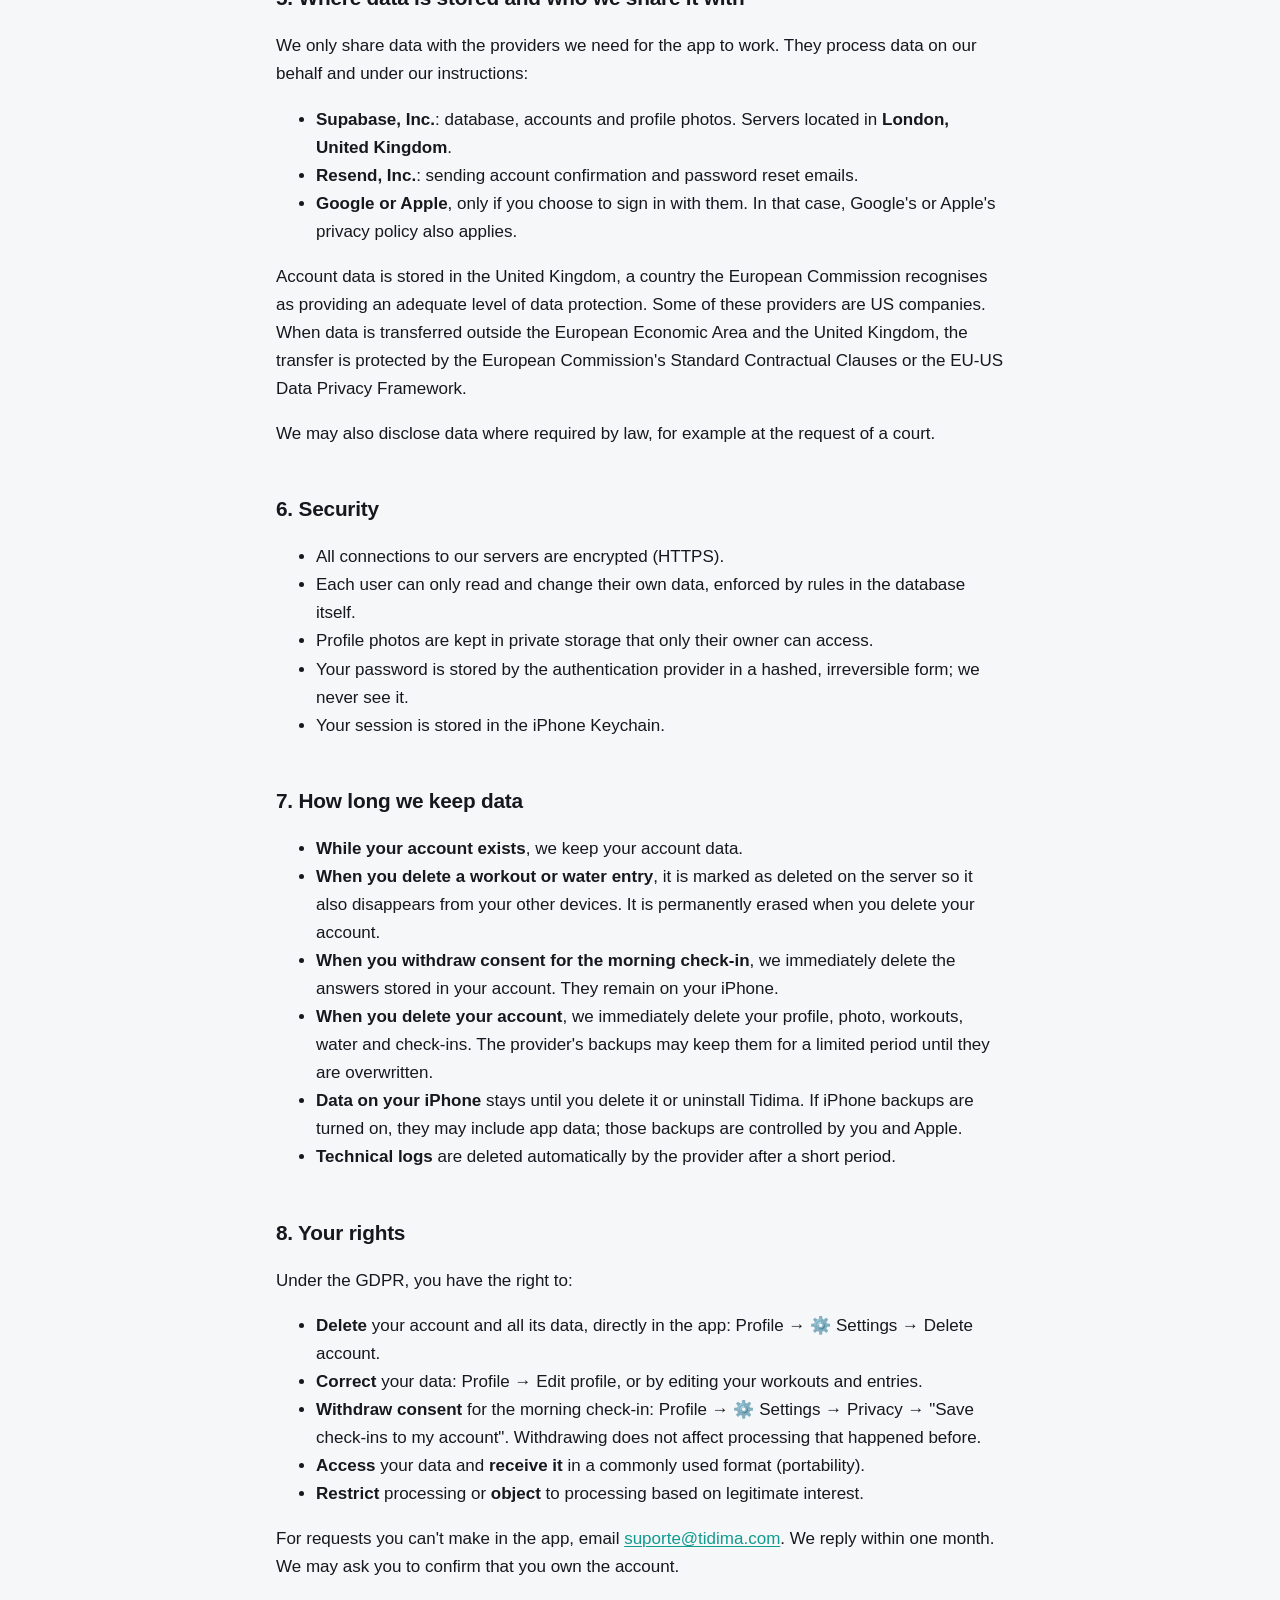
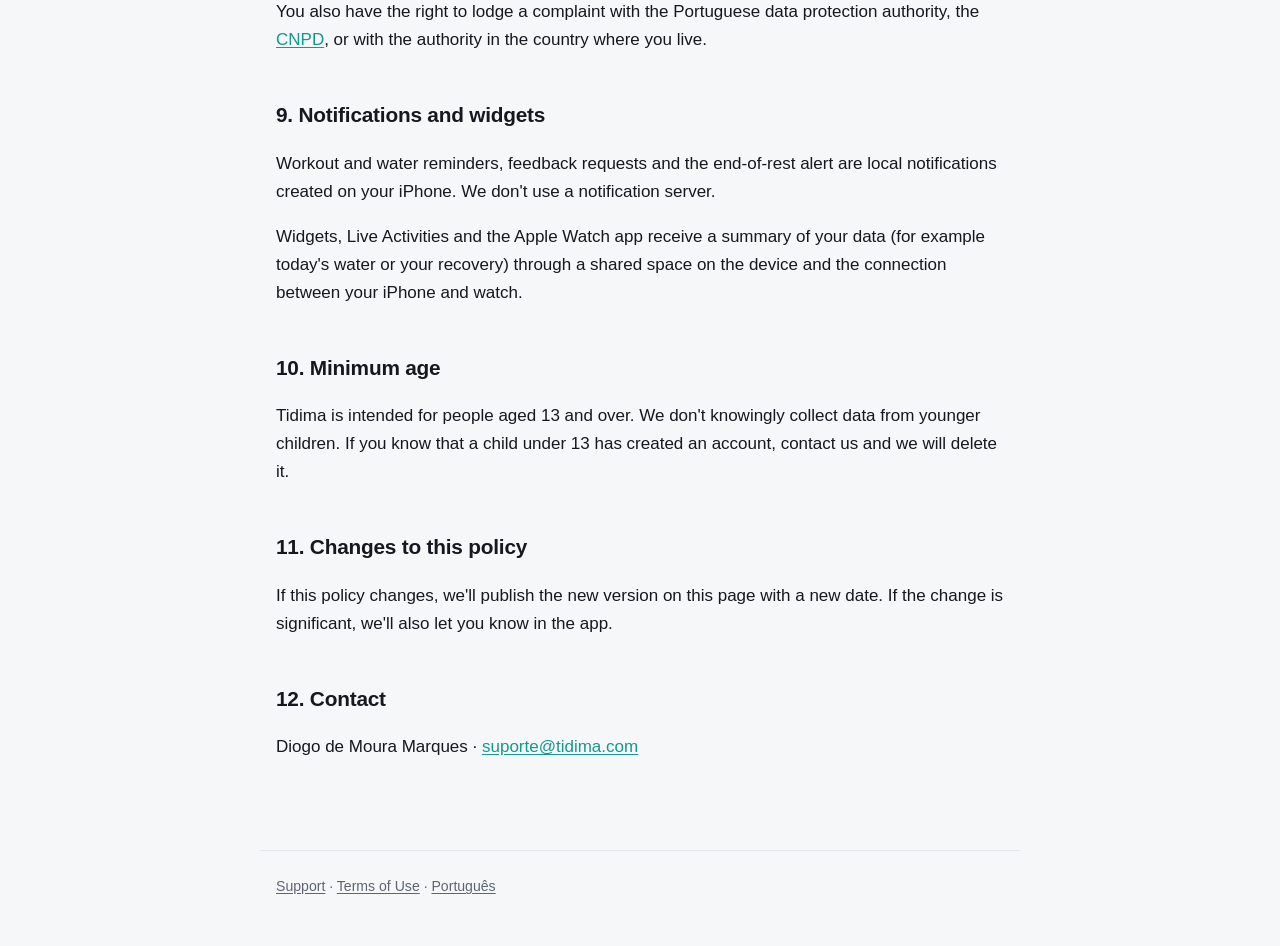
<file: en/privacy.html>
<!doctype html>
<!--
  ⚠️ LEGAL REVIEW PENDING
  This text was prepared from the app's code (October 2026) and is not legal advice.
  Before launch it should be reviewed by a lawyer experienced in data protection (GDPR).
  All fields are filled in.
-->
<html lang="en">
<head>
<meta charset="utf-8">
<meta name="viewport" content="width=device-width, initial-scale=1">
<title>Privacy Policy · Tidima</title>
<meta name="description" content="What data Tidima uses, where it is stored and how to delete it.">
<link rel="alternate" hreflang="pt-PT" href="../privacidade.html">
<link rel="stylesheet" href="../style.css">
</head>
<body>
<header class="topbar">
  <div class="topbar-inner">
    <a class="brand" href="index.html"><span class="brand-mark">T</span>Tidima</a>
    <nav class="lang" aria-label="Language">
      <a href="../privacidade.html" hreflang="pt-PT">PT</a>
      <span aria-current="true">EN</span>
    </nav>
  </div>
</header>

<main>
<h1>Privacy Policy</h1>
<p class="meta">Effective October 24, 2026</p>

<div class="card summary">
  <strong>In short</strong>
  <ul>
    <li>Health app data (heart rate, sleep, HRV, Apple Watch workout metrics) <strong>never leaves your iPhone</strong>.</li>
    <li>Your account stores your profile, the workouts you create in the app and the water you log, so you can get them back on another iPhone.</li>
    <li>The morning check-in only goes to your account if you allow it, and you can withdraw that permission at any time.</li>
    <li>No ads, no tracking, no analytics tools. We don't sell data.</li>
    <li>You can delete your account and all its data from inside the app, at any time.</li>
  </ul>
</div>

<nav class="card toc" aria-label="Contents">
  <strong>Contents</strong>
  <ol>
    <li><a href="#controller">Who is responsible</a></li>
    <li><a href="#data">What data we use and why</a></li>
    <li><a href="#health">Health app data</a></li>
    <li><a href="#never">What we never do</a></li>
    <li><a href="#sharing">Where data is stored and who we share it with</a></li>
    <li><a href="#security">Security</a></li>
    <li><a href="#retention">How long we keep data</a></li>
    <li><a href="#rights">Your rights</a></li>
    <li><a href="#notifications">Notifications and widgets</a></li>
    <li><a href="#age">Minimum age</a></li>
    <li><a href="#changes">Changes</a></li>
    <li><a href="#contact">Contact</a></li>
  </ol>
</nav>

<h2 id="controller">1. Who is responsible</h2>
<p>Tidima is developed by <strong>Diogo de Moura Marques</strong>, an independent developer based in Portugal, who is the controller of your personal data under the General Data Protection Regulation (GDPR).</p>
<p>Contact: <a href="mailto:suporte@tidima.com">suporte@tidima.com</a></p>

<h2 id="data">2. What data we use and why</h2>
<p>You need an account to use Tidima. The table shows each type of data, where it is stored and why we use it.</p>

<div class="table-wrap">
<table>
  <thead>
    <tr><th>Data</th><th>Stored in</th><th>Purpose</th><th>Legal basis (GDPR)</th></tr>
  </thead>
  <tbody>
    <tr>
      <td data-label="Data"><strong>Account</strong>: email and password. If you sign in with Google or Apple, we receive your identifier, email and name from them (Google may also send the address of your profile picture). With Apple you can hide your email.</td>
      <td data-label="Stored in"><span class="tag account">Account</span></td>
      <td data-label="Purpose">Create your account, sign you in, reset your password and send confirmation emails.</td>
      <td data-label="Legal basis (GDPR)">Performance of a contract (Art. 6(1)(b))</td>
    </tr>
    <tr>
      <td data-label="Data"><strong>Profile</strong>: name, photo (optional), age, height, weight, how much sleep you need, water goal and reminder schedule, workout reminder lead time.</td>
      <td data-label="Stored in"><span class="tag account">Account</span> <span class="tag device">iPhone</span></td>
      <td data-label="Purpose">Personalise the app: age and sleep need feed the recovery and sleep calculations; weight sets the automatic water goal (35 ml per kg).</td>
      <td data-label="Legal basis (GDPR)">Performance of a contract</td>
    </tr>
    <tr>
      <td data-label="Data"><strong>Workouts you create in the app</strong>: type, date, duration, exercises, sets, reps, weights, rest, interval plan, notes and your feedback (perceived effort, feeling, energy and soreness).</td>
      <td data-label="Stored in"><span class="tag account">Account</span> <span class="tag device">iPhone</span></td>
      <td data-label="Purpose">Plan and log workouts, show your progress and sync between your iPhone, Apple Watch and other devices.</td>
      <td data-label="Legal basis (GDPR)">Performance of a contract</td>
    </tr>
    <tr>
      <td data-label="Data"><strong>Water</strong>: amount and time of each entry.</td>
      <td data-label="Stored in"><span class="tag account">Account</span> <span class="tag device">iPhone</span> and the Health app, if you allow it</td>
      <td data-label="Purpose">Show your daily progress, widgets and reminders.</td>
      <td data-label="Legal basis (GDPR)">Performance of a contract</td>
    </tr>
    <tr>
      <td data-label="Data"><strong>Morning check-in</strong>: sleep quality, energy, muscle soreness, stress, yesterday's water and habits (for example alcohol, caffeine, screens at night, late dinner or illness).</td>
      <td data-label="Stored in"><span class="tag device">iPhone</span>; in your <span class="tag account">Account</span> only with your consent</td>
      <td data-label="Purpose">Show you which habits are linked to your recovery.</td>
      <td data-label="Legal basis (GDPR)">On the iPhone: performance of a contract. In your account: explicit consent (Art. 9(2)(a))</td>
    </tr>
    <tr>
      <td data-label="Data"><strong>Sexual activity</strong> (optional question, off by default, adults 18+ only).</td>
      <td data-label="Stored in"><span class="tag device">iPhone only</span></td>
      <td data-label="Purpose">Show you, on your iPhone, whether it relates to your recovery. Never sent to any server.</td>
      <td data-label="Legal basis (GDPR)">Explicit consent, given when you turn the question on</td>
    </tr>
    <tr>
      <td data-label="Data"><strong>Technical logs</strong>: our server provider automatically logs requests made to your account (for example IP address, date and time).</td>
      <td data-label="Stored in">Provider's servers</td>
      <td data-label="Purpose">Security, abuse prevention and troubleshooting.</td>
      <td data-label="Legal basis (GDPR)">Legitimate interest (Art. 6(1)(f))</td>
    </tr>
  </tbody>
</table>
</div>

<p>Account data is needed to provide the service. If you don't want to provide it, you can't create an account. Your photo, height, weight and the morning check-in are optional.</p>

<h2 id="health">3. Health app data (HealthKit)</h2>
<p>Only after you allow it, Tidima <strong>reads</strong> from the Health app: heart rate, heart rate variability, resting heart rate, respiratory rate, blood oxygen, sleeping wrist temperature, sleep analysis, workouts, active energy, distances (walking, running, cycling and swimming) and water.</p>
<p>Tidima <strong>writes</strong> to the Health app the workouts you do with the Apple Watch app and the water you log.</p>
<ul>
  <li>All calculations (recovery, strain, sleep, run analysis) happen on your iPhone.</li>
  <li>Health app data, workouts imported from your Apple Watch, their metrics and any changes you make to them stay on your iPhone only. They are not sent to our servers or to iCloud.</li>
  <li>We never use Health app data for advertising, marketing or data mining, and we never share it with third parties.</li>
  <li>You can revoke access at any time: Health app → your profile → Apps → Tidima.</li>
</ul>

<h2 id="never">4. What we never do</h2>
<ul>
  <li>We don't show ads or use third-party analytics, tracking or crash-reporting tools.</li>
  <li>We don't sell or rent personal data.</li>
  <li>We don't track your activity across other apps or websites.</li>
  <li>We don't make automated decisions with legal effects about you.</li>
</ul>

<h2 id="sharing">5. Where data is stored and who we share it with</h2>
<p>We only share data with the providers we need for the app to work. They process data on our behalf and under our instructions:</p>
<ul>
  <li><strong>Supabase, Inc.</strong>: database, accounts and profile photos. Servers located in <strong>London, United Kingdom</strong>.</li>
  <li><strong>Resend, Inc.</strong>: sending account confirmation and password reset emails.</li>
  <li><strong>Google or Apple</strong>, only if you choose to sign in with them. In that case, Google's or Apple's privacy policy also applies.</li>
</ul>
<p>Account data is stored in the United Kingdom, a country the European Commission recognises as providing an adequate level of data protection. Some of these providers are US companies. When data is transferred outside the European Economic Area and the United Kingdom, the transfer is protected by the European Commission's Standard Contractual Clauses or the EU-US Data Privacy Framework.</p>
<p>We may also disclose data where required by law, for example at the request of a court.</p>

<h2 id="security">6. Security</h2>
<ul>
  <li>All connections to our servers are encrypted (HTTPS).</li>
  <li>Each user can only read and change their own data, enforced by rules in the database itself.</li>
  <li>Profile photos are kept in private storage that only their owner can access.</li>
  <li>Your password is stored by the authentication provider in a hashed, irreversible form; we never see it.</li>
  <li>Your session is stored in the iPhone Keychain.</li>
</ul>

<h2 id="retention">7. How long we keep data</h2>
<ul>
  <li><strong>While your account exists</strong>, we keep your account data.</li>
  <li><strong>When you delete a workout or water entry</strong>, it is marked as deleted on the server so it also disappears from your other devices. It is permanently erased when you delete your account.</li>
  <li><strong>When you withdraw consent for the morning check-in</strong>, we immediately delete the answers stored in your account. They remain on your iPhone.</li>
  <li><strong>When you delete your account</strong>, we immediately delete your profile, photo, workouts, water and check-ins. The provider's backups may keep them for a limited period until they are overwritten.</li>
  <li><strong>Data on your iPhone</strong> stays until you delete it or uninstall Tidima. If iPhone backups are turned on, they may include app data; those backups are controlled by you and Apple.</li>
  <li><strong>Technical logs</strong> are deleted automatically by the provider after a short period.</li>
</ul>

<h2 id="rights">8. Your rights</h2>
<p>Under the GDPR, you have the right to:</p>
<ul>
  <li><strong>Delete</strong> your account and all its data, directly in the app: Profile → ⚙️ Settings → Delete account.</li>
  <li><strong>Correct</strong> your data: Profile → Edit profile, or by editing your workouts and entries.</li>
  <li><strong>Withdraw consent</strong> for the morning check-in: Profile → ⚙️ Settings → Privacy → "Save check-ins to my account". Withdrawing does not affect processing that happened before.</li>
  <li><strong>Access</strong> your data and <strong>receive it</strong> in a commonly used format (portability).</li>
  <li><strong>Restrict</strong> processing or <strong>object</strong> to processing based on legitimate interest.</li>
</ul>
<p>For requests you can't make in the app, email <a href="mailto:suporte@tidima.com">suporte@tidima.com</a>. We reply within one month. We may ask you to confirm that you own the account.</p>
<p>You also have the right to lodge a complaint with the Portuguese data protection authority, the <a href="https://www.cnpd.pt">CNPD</a>, or with the authority in the country where you live.</p>

<h2 id="notifications">9. Notifications and widgets</h2>
<p>Workout and water reminders, feedback requests and the end-of-rest alert are local notifications created on your iPhone. We don't use a notification server.</p>
<p>Widgets, Live Activities and the Apple Watch app receive a summary of your data (for example today's water or your recovery) through a shared space on the device and the connection between your iPhone and watch.</p>

<h2 id="age">10. Minimum age</h2>
<p>Tidima is intended for people aged 13 and over. We don't knowingly collect data from younger children. If you know that a child under 13 has created an account, contact us and we will delete it.</p>

<h2 id="changes">11. Changes to this policy</h2>
<p>If this policy changes, we'll publish the new version on this page with a new date. If the change is significant, we'll also let you know in the app.</p>

<h2 id="contact">12. Contact</h2>
<p>Diogo de Moura Marques · <a href="mailto:suporte@tidima.com">suporte@tidima.com</a></p>
</main>

<footer>
  <a href="index.html">Support</a> · <a href="terms.html">Terms of Use</a> · <a href="../privacidade.html" hreflang="pt-PT">Português</a>
</footer>
</body>
</html>
</file>
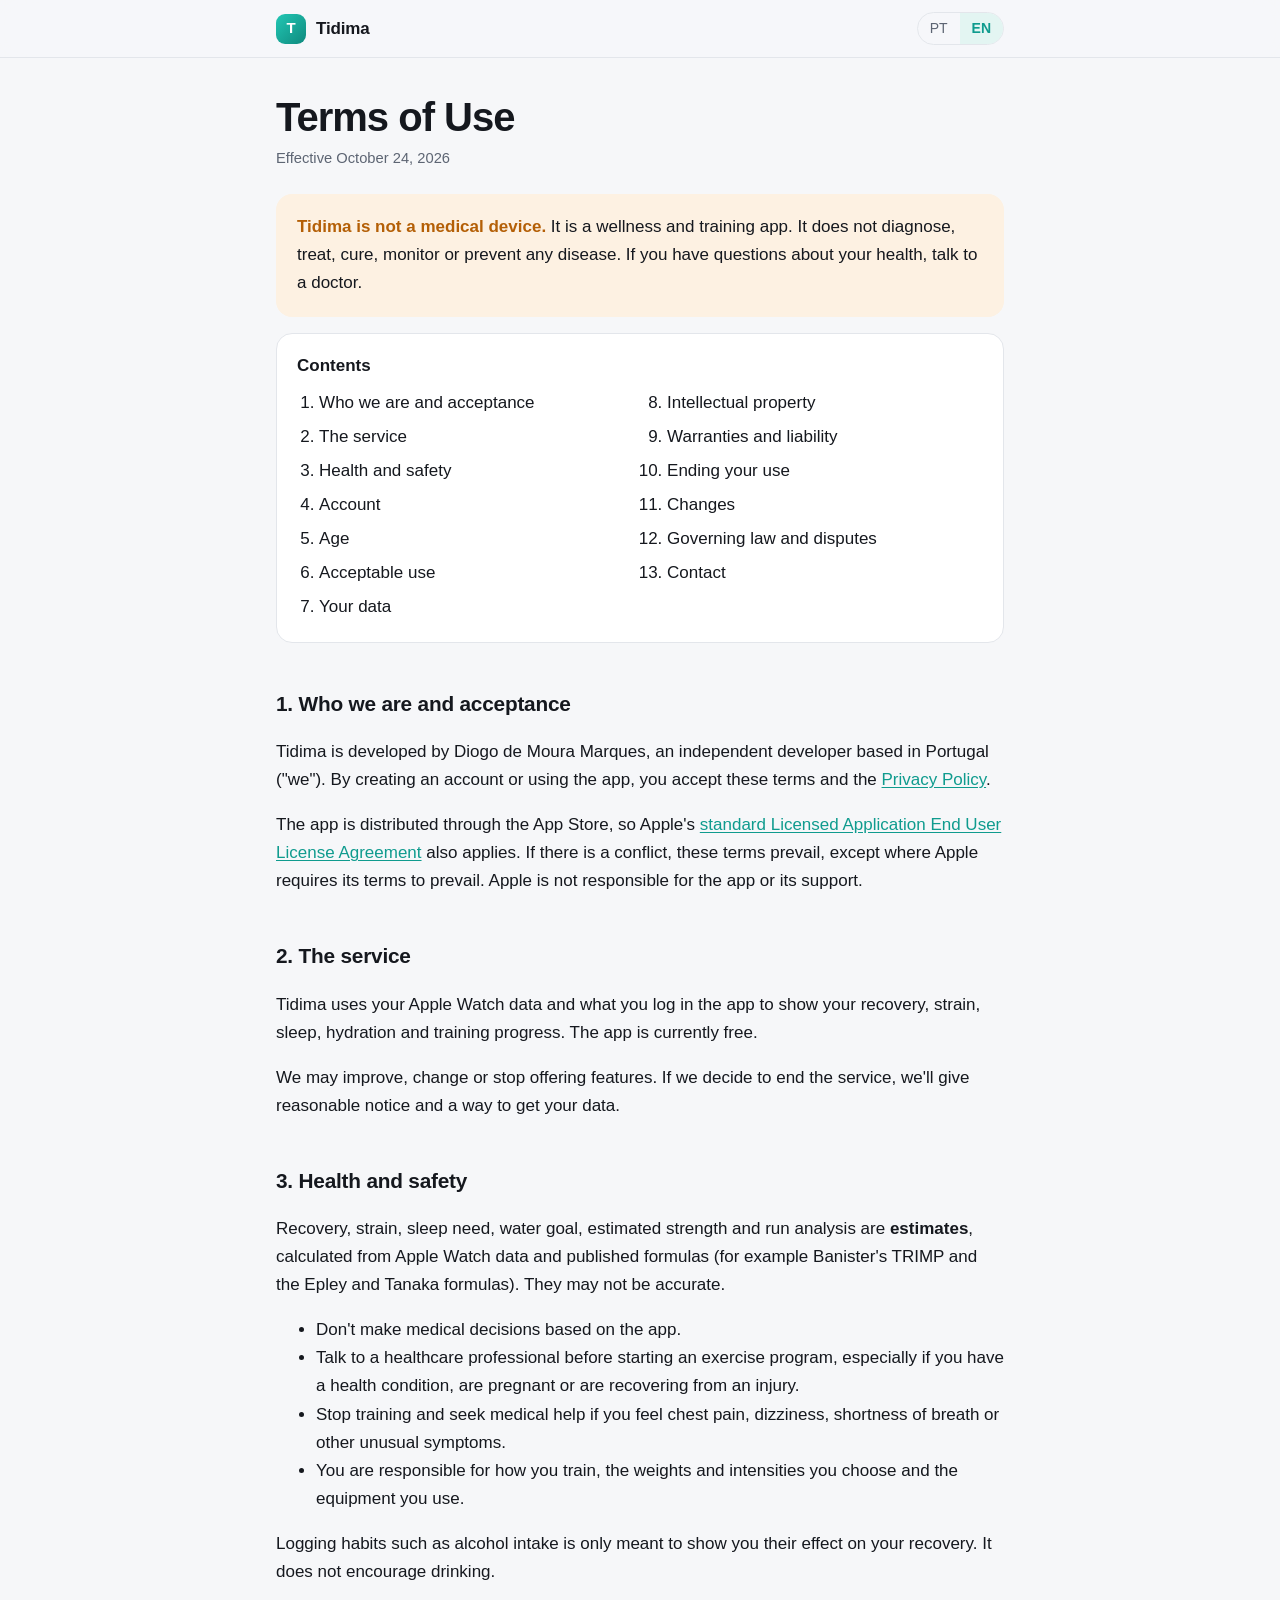
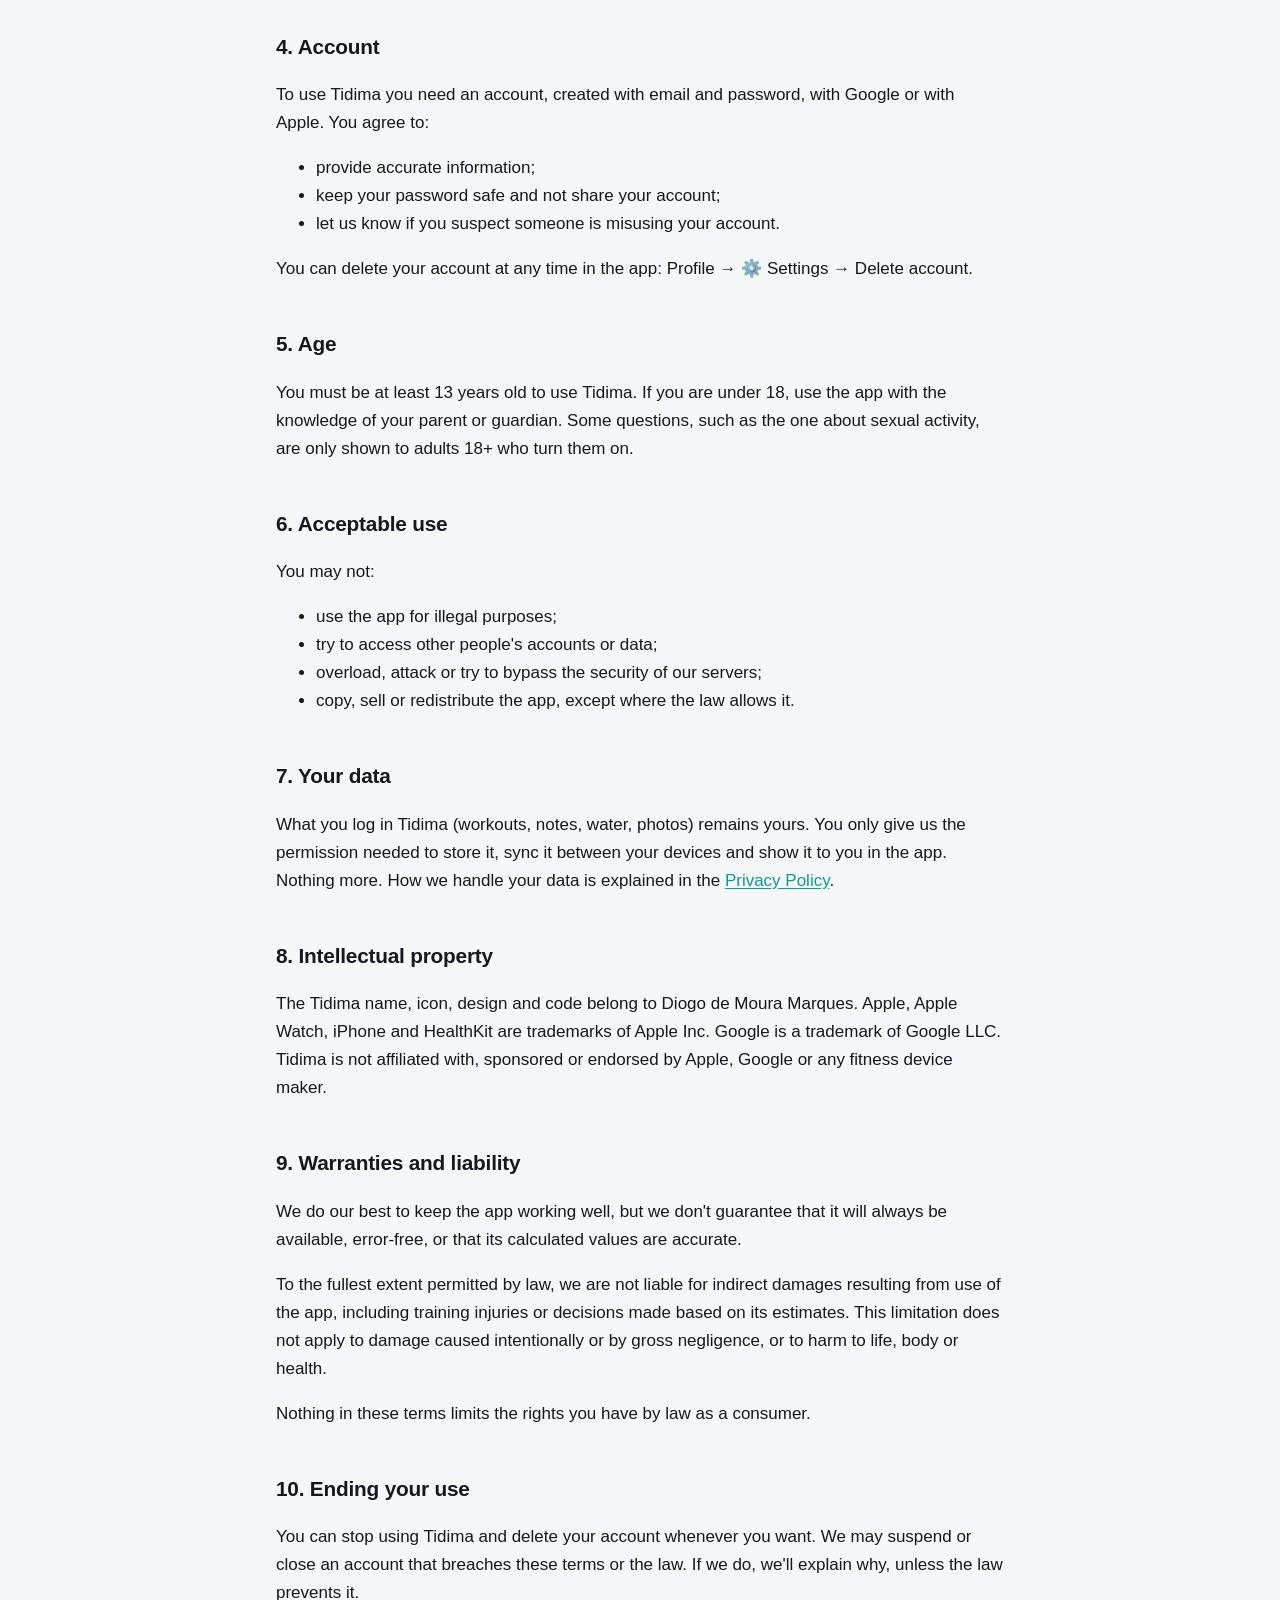
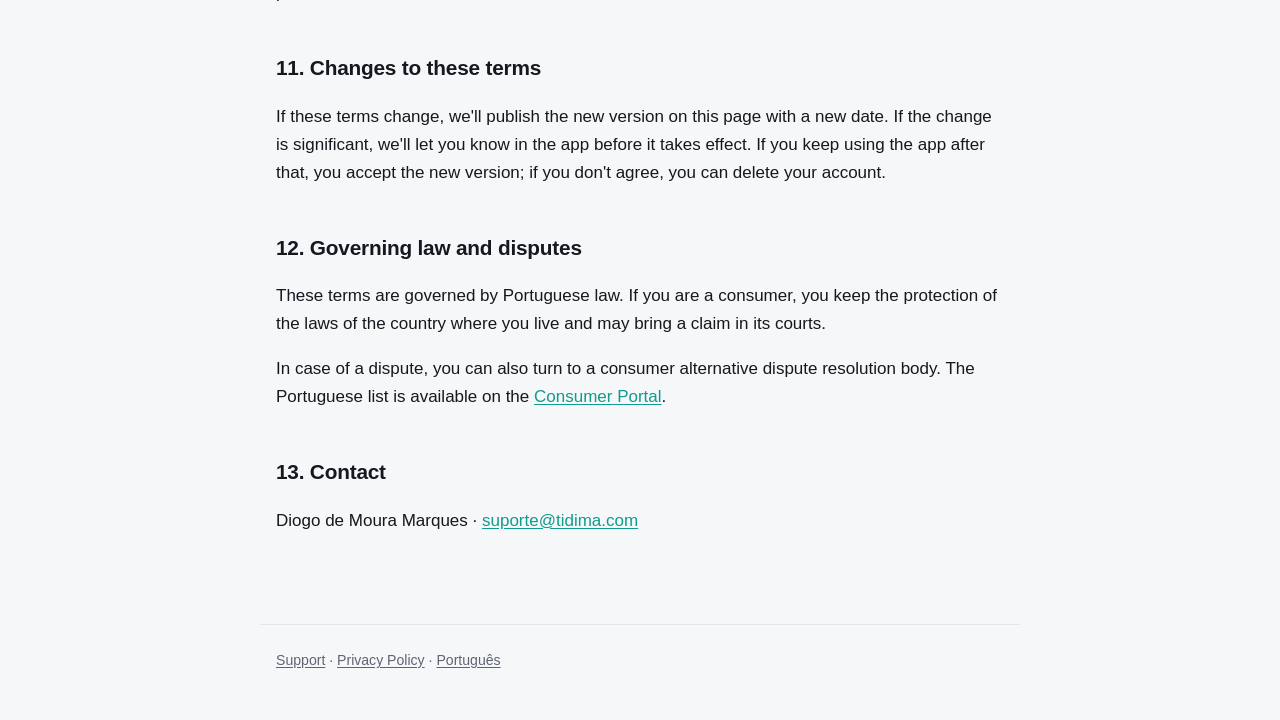
<file: en/terms.html>
<!doctype html>
<!--
  ⚠️ LEGAL REVIEW PENDING
  This text was prepared from the app's code (October 2026) and is not legal advice.
  Before launch it should be reviewed by a lawyer (consumer law and data protection).
-->
<html lang="en">
<head>
<meta charset="utf-8">
<meta name="viewport" content="width=device-width, initial-scale=1">
<title>Terms of Use · Tidima</title>
<meta name="description" content="The rules for using Tidima.">
<link rel="alternate" hreflang="pt-PT" href="../termos.html">
<link rel="stylesheet" href="../style.css">
</head>
<body>
<header class="topbar">
  <div class="topbar-inner">
    <a class="brand" href="index.html"><span class="brand-mark">T</span>Tidima</a>
    <nav class="lang" aria-label="Language">
      <a href="../termos.html" hreflang="pt-PT">PT</a>
      <span aria-current="true">EN</span>
    </nav>
  </div>
</header>

<main>
<h1>Terms of Use</h1>
<p class="meta">Effective October 24, 2026</p>

<div class="card notice">
  <strong>Tidima is not a medical device.</strong> It is a wellness and training app. It does not diagnose, treat, cure, monitor or prevent any disease. If you have questions about your health, talk to a doctor.
</div>

<nav class="card toc" aria-label="Contents">
  <strong>Contents</strong>
  <ol>
    <li><a href="#acceptance">Who we are and acceptance</a></li>
    <li><a href="#service">The service</a></li>
    <li><a href="#health">Health and safety</a></li>
    <li><a href="#account">Account</a></li>
    <li><a href="#age">Age</a></li>
    <li><a href="#use">Acceptable use</a></li>
    <li><a href="#content">Your data</a></li>
    <li><a href="#ip">Intellectual property</a></li>
    <li><a href="#liability">Warranties and liability</a></li>
    <li><a href="#termination">Ending your use</a></li>
    <li><a href="#changes">Changes</a></li>
    <li><a href="#law">Governing law and disputes</a></li>
    <li><a href="#contact">Contact</a></li>
  </ol>
</nav>

<h2 id="acceptance">1. Who we are and acceptance</h2>
<p>Tidima is developed by Diogo de Moura Marques, an independent developer based in Portugal ("we"). By creating an account or using the app, you accept these terms and the <a href="privacy.html">Privacy Policy</a>.</p>
<p>The app is distributed through the App Store, so Apple's <a href="https://www.apple.com/legal/internet-services/itunes/dev/stdeula/">standard Licensed Application End User License Agreement</a> also applies. If there is a conflict, these terms prevail, except where Apple requires its terms to prevail. Apple is not responsible for the app or its support.</p>

<h2 id="service">2. The service</h2>
<p>Tidima uses your Apple Watch data and what you log in the app to show your recovery, strain, sleep, hydration and training progress. The app is currently free.</p>
<p>We may improve, change or stop offering features. If we decide to end the service, we'll give reasonable notice and a way to get your data.</p>

<h2 id="health">3. Health and safety</h2>
<p>Recovery, strain, sleep need, water goal, estimated strength and run analysis are <strong>estimates</strong>, calculated from Apple Watch data and published formulas (for example Banister's TRIMP and the Epley and Tanaka formulas). They may not be accurate.</p>
<ul>
  <li>Don't make medical decisions based on the app.</li>
  <li>Talk to a healthcare professional before starting an exercise program, especially if you have a health condition, are pregnant or are recovering from an injury.</li>
  <li>Stop training and seek medical help if you feel chest pain, dizziness, shortness of breath or other unusual symptoms.</li>
  <li>You are responsible for how you train, the weights and intensities you choose and the equipment you use.</li>
</ul>
<p>Logging habits such as alcohol intake is only meant to show you their effect on your recovery. It does not encourage drinking.</p>

<h2 id="account">4. Account</h2>
<p>To use Tidima you need an account, created with email and password, with Google or with Apple. You agree to:</p>
<ul>
  <li>provide accurate information;</li>
  <li>keep your password safe and not share your account;</li>
  <li>let us know if you suspect someone is misusing your account.</li>
</ul>
<p>You can delete your account at any time in the app: Profile → ⚙️ Settings → Delete account.</p>

<h2 id="age">5. Age</h2>
<p>You must be at least 13 years old to use Tidima. If you are under 18, use the app with the knowledge of your parent or guardian. Some questions, such as the one about sexual activity, are only shown to adults 18+ who turn them on.</p>

<h2 id="use">6. Acceptable use</h2>
<p>You may not:</p>
<ul>
  <li>use the app for illegal purposes;</li>
  <li>try to access other people's accounts or data;</li>
  <li>overload, attack or try to bypass the security of our servers;</li>
  <li>copy, sell or redistribute the app, except where the law allows it.</li>
</ul>

<h2 id="content">7. Your data</h2>
<p>What you log in Tidima (workouts, notes, water, photos) remains yours. You only give us the permission needed to store it, sync it between your devices and show it to you in the app. Nothing more. How we handle your data is explained in the <a href="privacy.html">Privacy Policy</a>.</p>

<h2 id="ip">8. Intellectual property</h2>
<p>The Tidima name, icon, design and code belong to Diogo de Moura Marques. Apple, Apple Watch, iPhone and HealthKit are trademarks of Apple Inc. Google is a trademark of Google LLC. Tidima is not affiliated with, sponsored or endorsed by Apple, Google or any fitness device maker.</p>

<h2 id="liability">9. Warranties and liability</h2>
<p>We do our best to keep the app working well, but we don't guarantee that it will always be available, error-free, or that its calculated values are accurate.</p>
<p>To the fullest extent permitted by law, we are not liable for indirect damages resulting from use of the app, including training injuries or decisions made based on its estimates. This limitation does not apply to damage caused intentionally or by gross negligence, or to harm to life, body or health.</p>
<p>Nothing in these terms limits the rights you have by law as a consumer.</p>

<h2 id="termination">10. Ending your use</h2>
<p>You can stop using Tidima and delete your account whenever you want. We may suspend or close an account that breaches these terms or the law. If we do, we'll explain why, unless the law prevents it.</p>

<h2 id="changes">11. Changes to these terms</h2>
<p>If these terms change, we'll publish the new version on this page with a new date. If the change is significant, we'll let you know in the app before it takes effect. If you keep using the app after that, you accept the new version; if you don't agree, you can delete your account.</p>

<h2 id="law">12. Governing law and disputes</h2>
<p>These terms are governed by Portuguese law. If you are a consumer, you keep the protection of the laws of the country where you live and may bring a claim in its courts.</p>
<p>In case of a dispute, you can also turn to a consumer alternative dispute resolution body. The Portuguese list is available on the <a href="https://www.consumidor.gov.pt">Consumer Portal</a>.</p>

<h2 id="contact">13. Contact</h2>
<p>Diogo de Moura Marques · <a href="mailto:suporte@tidima.com">suporte@tidima.com</a></p>
</main>

<footer>
  <a href="index.html">Support</a> · <a href="privacy.html">Privacy Policy</a> · <a href="../termos.html" hreflang="pt-PT">Português</a>
</footer>
</body>
</html>
</file>
<file: style.css>
:root {
  --bg: #f6f7f9;
  --surface: #ffffff;
  --text: #15181e;
  --muted: #5d6573;
  --line: #e3e6eb;
  --accent: #0f9b8e;
  --accent-soft: #e3f5f2;
  --warn: #b45f06;
  --warn-soft: #fdf1e2;
  --radius: 16px;
}

@media (prefers-color-scheme: dark) {
  :root {
    --bg: #0b0d11;
    --surface: #15181f;
    --text: #e9ecf1;
    --muted: #98a1b0;
    --line: #262b35;
    --accent: #3cc9b8;
    --accent-soft: #10302d;
    --warn: #f0a356;
    --warn-soft: #33240f;
  }
}

* { box-sizing: border-box; }

html { scroll-behavior: smooth; }

body {
  margin: 0;
  background: var(--bg);
  color: var(--text);
  font: 17px/1.65 -apple-system, BlinkMacSystemFont, "SF Pro Text", "Segoe UI", Roboto, sans-serif;
  -webkit-font-smoothing: antialiased;
}

a { color: var(--accent); text-underline-offset: 2px; }

/* Barra do topo */
.topbar {
  position: sticky;
  top: 0;
  z-index: 10;
  background: color-mix(in srgb, var(--bg) 85%, transparent);
  backdrop-filter: saturate(180%) blur(16px);
  -webkit-backdrop-filter: saturate(180%) blur(16px);
  border-bottom: 1px solid var(--line);
}

.topbar-inner {
  max-width: 760px;
  margin: 0 auto;
  padding: 12px 16px;
  display: flex;
  align-items: center;
  justify-content: space-between;
  gap: 12px;
}

.brand {
  display: flex;
  align-items: center;
  gap: 10px;
  color: var(--text);
  text-decoration: none;
  font-weight: 700;
  letter-spacing: -0.01em;
}

.brand-mark {
  width: 30px;
  height: 30px;
  border-radius: 9px;
  background: linear-gradient(135deg, #22c7b4, #0f8a7e);
  display: grid;
  place-items: center;
  color: #fff;
  font-size: 15px;
  font-weight: 800;
}

.lang {
  display: flex;
  border: 1px solid var(--line);
  border-radius: 999px;
  overflow: hidden;
  font-size: 14px;
}

.lang a, .lang span {
  padding: 4px 12px;
  text-decoration: none;
  color: var(--muted);
}

.lang span[aria-current] {
  background: var(--accent-soft);
  color: var(--accent);
  font-weight: 600;
}

/* Conteúdo */
main {
  max-width: 760px;
  margin: 0 auto;
  padding: 36px 16px 72px;
}

h1 {
  font-size: clamp(1.9rem, 5vw, 2.5rem);
  line-height: 1.15;
  letter-spacing: -0.025em;
  margin: 0 0 6px;
}

h2 {
  font-size: 1.3rem;
  letter-spacing: -0.01em;
  margin: 44px 0 8px;
  scroll-margin-top: 72px;
}

h3 { font-size: 1.05rem; margin: 22px 0 4px; }

.meta { color: var(--muted); font-size: 0.92rem; margin: 0 0 24px; }

.lead { font-size: 1.12rem; color: var(--muted); }

.card {
  background: var(--surface);
  border: 1px solid var(--line);
  border-radius: var(--radius);
  padding: 18px 20px;
  margin: 16px 0;
}

.card > :first-child { margin-top: 0; }
.card > :last-child { margin-bottom: 0; }

.summary {
  background: var(--accent-soft);
  border-color: transparent;
}

.summary ul { padding-left: 1.1em; margin: 8px 0 0; }
.summary li { margin: 4px 0; }

.notice {
  background: var(--warn-soft);
  border-color: transparent;
}

.notice strong { color: var(--warn); }

/* Índice */
.toc ol {
  margin: 6px 0 0;
  padding-left: 1.3em;
  columns: 2 260px;
  column-gap: 32px;
}

.toc li { margin: 0; padding: 3px 0; break-inside: avoid; }
.toc a { color: var(--text); text-decoration: none; }
.toc a:hover { color: var(--accent); text-decoration: underline; }

/* Tabelas */
.table-wrap {
  overflow-x: auto;
  margin: 14px 0;
  border: 1px solid var(--line);
  border-radius: var(--radius);
  background: var(--surface);
}

table {
  width: 100%;
  border-collapse: collapse;
  font-size: 0.93rem;
  min-width: 560px;
}

th, td {
  text-align: left;
  vertical-align: top;
  padding: 10px 14px;
  border-bottom: 1px solid var(--line);
}

th {
  font-size: 0.8rem;
  text-transform: uppercase;
  letter-spacing: 0.04em;
  color: var(--muted);
  font-weight: 600;
}

tr:last-child td { border-bottom: 0; }

.tag {
  display: inline-block;
  font-size: 0.78rem;
  font-weight: 600;
  padding: 1px 8px;
  border-radius: 999px;
  white-space: nowrap;
}

.tag.device { background: var(--accent-soft); color: var(--accent); }
.tag.account { background: var(--warn-soft); color: var(--warn); }

/* Página de suporte */
.links {
  display: grid;
  grid-template-columns: repeat(auto-fit, minmax(200px, 1fr));
  gap: 12px;
  margin: 20px 0;
}

.links a {
  display: block;
  background: var(--surface);
  border: 1px solid var(--line);
  border-radius: var(--radius);
  padding: 16px 18px;
  text-decoration: none;
  color: var(--text);
  font-weight: 600;
}

.links a small {
  display: block;
  color: var(--muted);
  font-weight: 400;
  margin-top: 2px;
}

.links a:hover { border-color: var(--accent); }

details {
  background: var(--surface);
  border: 1px solid var(--line);
  border-radius: 12px;
  padding: 12px 16px;
  margin: 10px 0;
}

details summary { cursor: pointer; font-weight: 600; }
details[open] summary { margin-bottom: 6px; }
details p { margin: 6px 0; }

footer {
  max-width: 760px;
  margin: 0 auto;
  padding: 24px 16px 48px;
  color: var(--muted);
  font-size: 0.88rem;
  border-top: 1px solid var(--line);
}

footer a { color: var(--muted); }

/* Em ecrãs estreitos, cada linha da tabela vira um cartão */
@media (max-width: 640px) {
  .table-wrap { border: 0; background: none; overflow: visible; }
  table, tbody, tr, td { display: block; min-width: 0; width: 100%; }
  thead { display: none; }
  tr {
    background: var(--surface);
    border: 1px solid var(--line);
    border-radius: var(--radius);
    padding: 6px 0;
    margin-bottom: 12px;
  }
  td { border: 0; padding: 6px 16px; }
  td::before {
    content: attr(data-label);
    display: block;
    font-size: 0.75rem;
    text-transform: uppercase;
    letter-spacing: 0.04em;
    color: var(--muted);
    font-weight: 600;
    margin-bottom: 2px;
  }
  td:first-child::before { display: none; }
}
</file>
